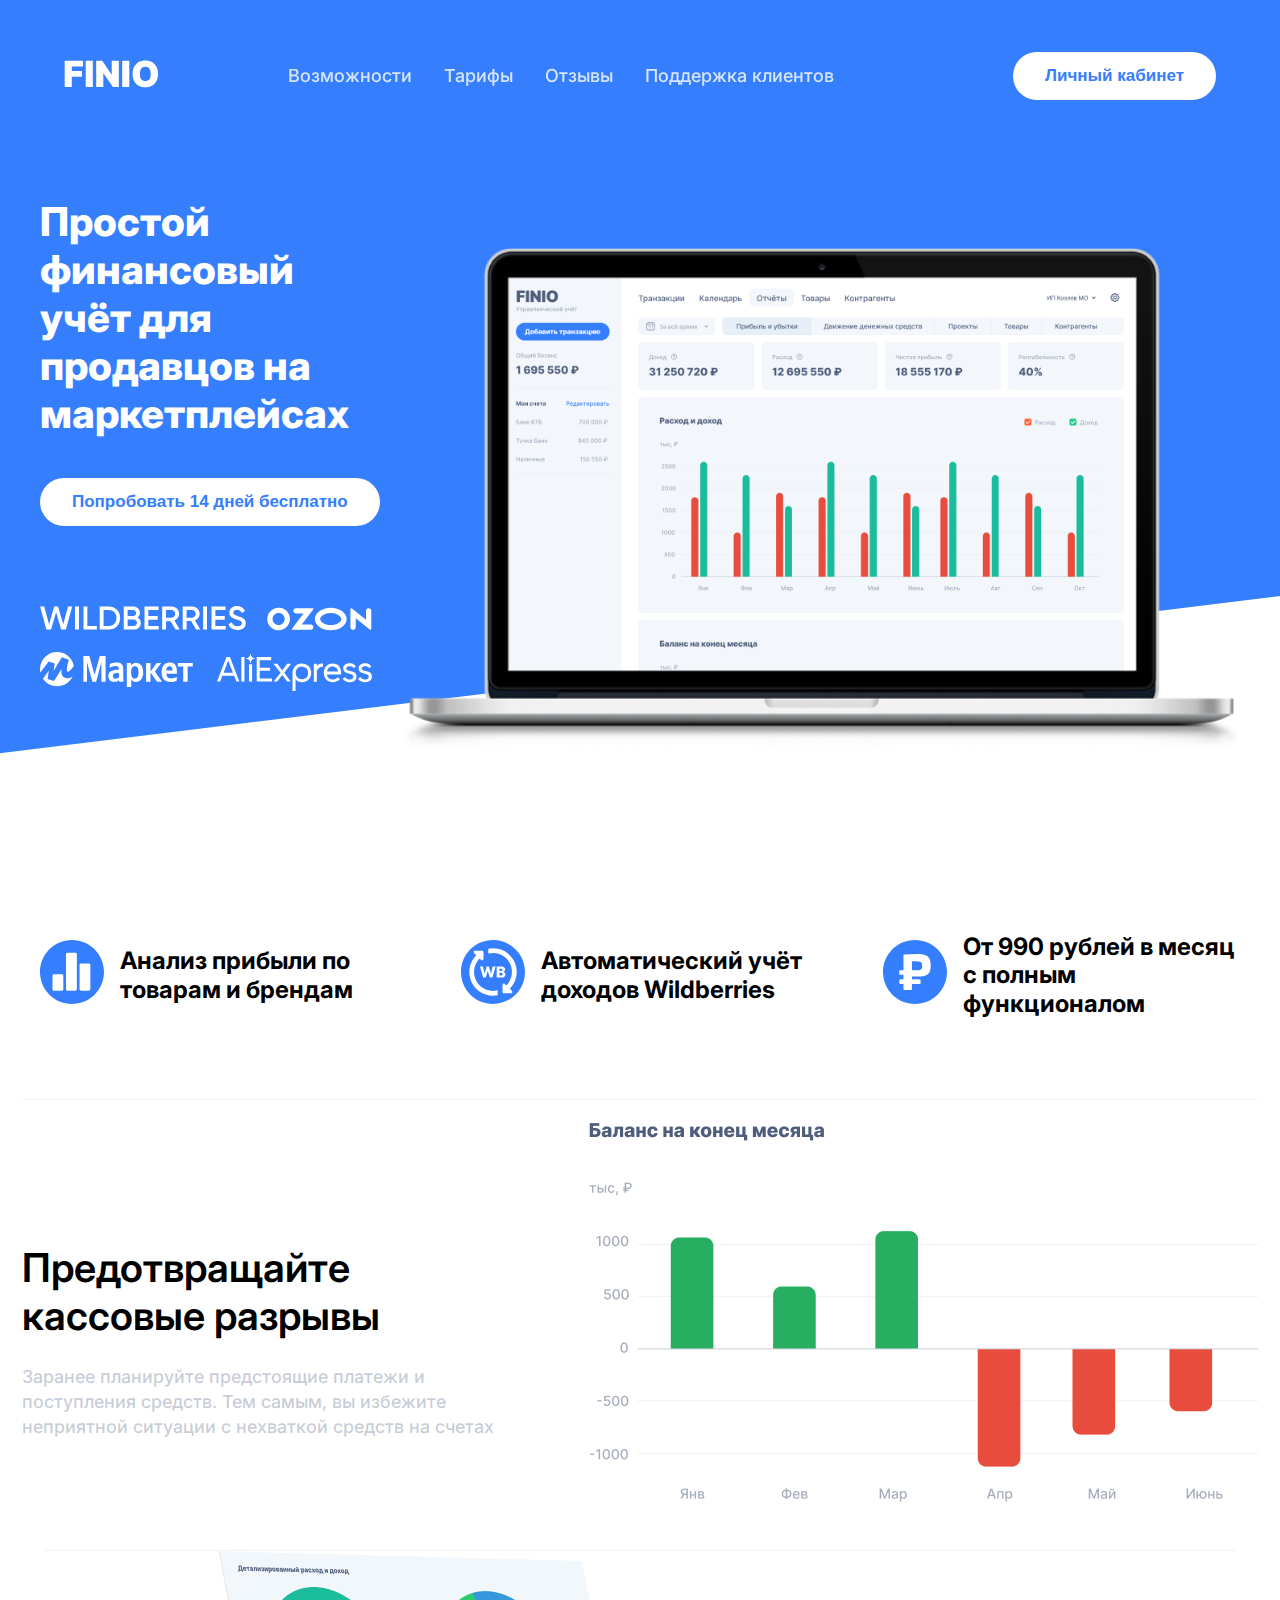
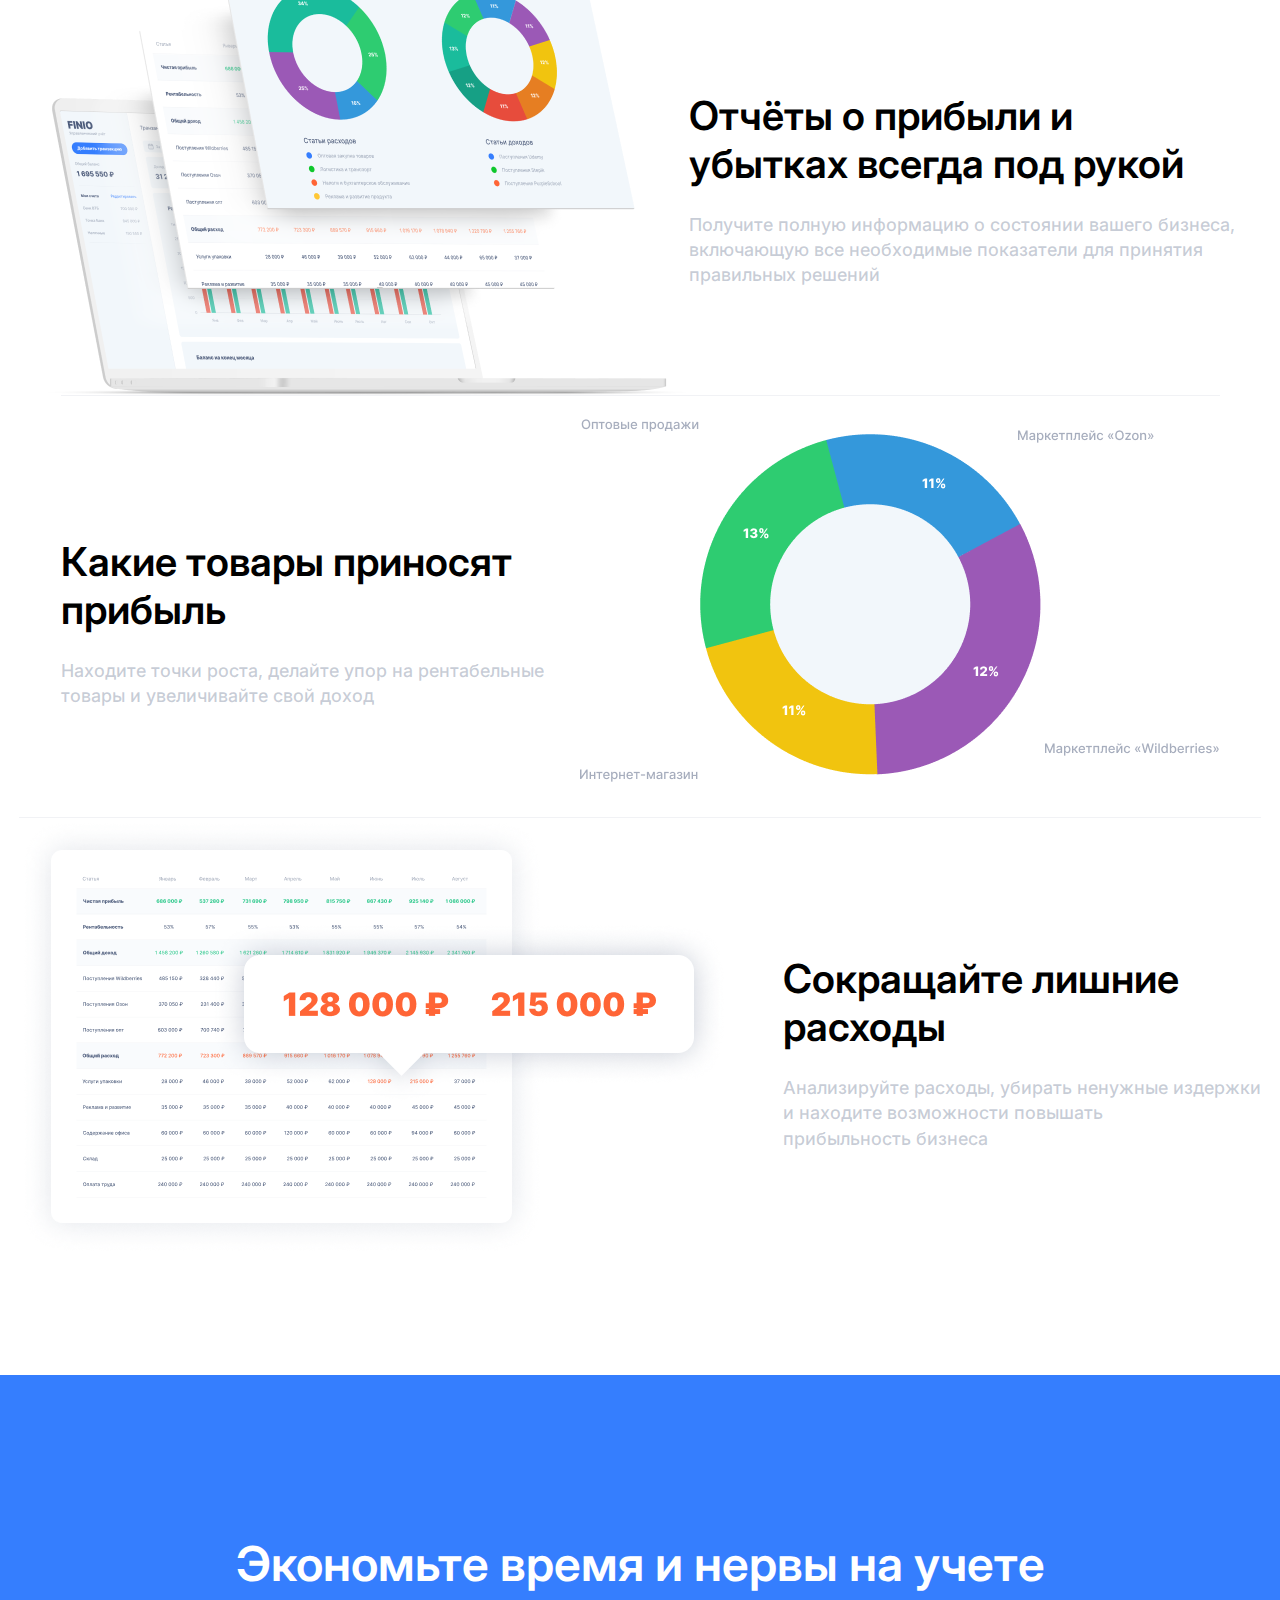
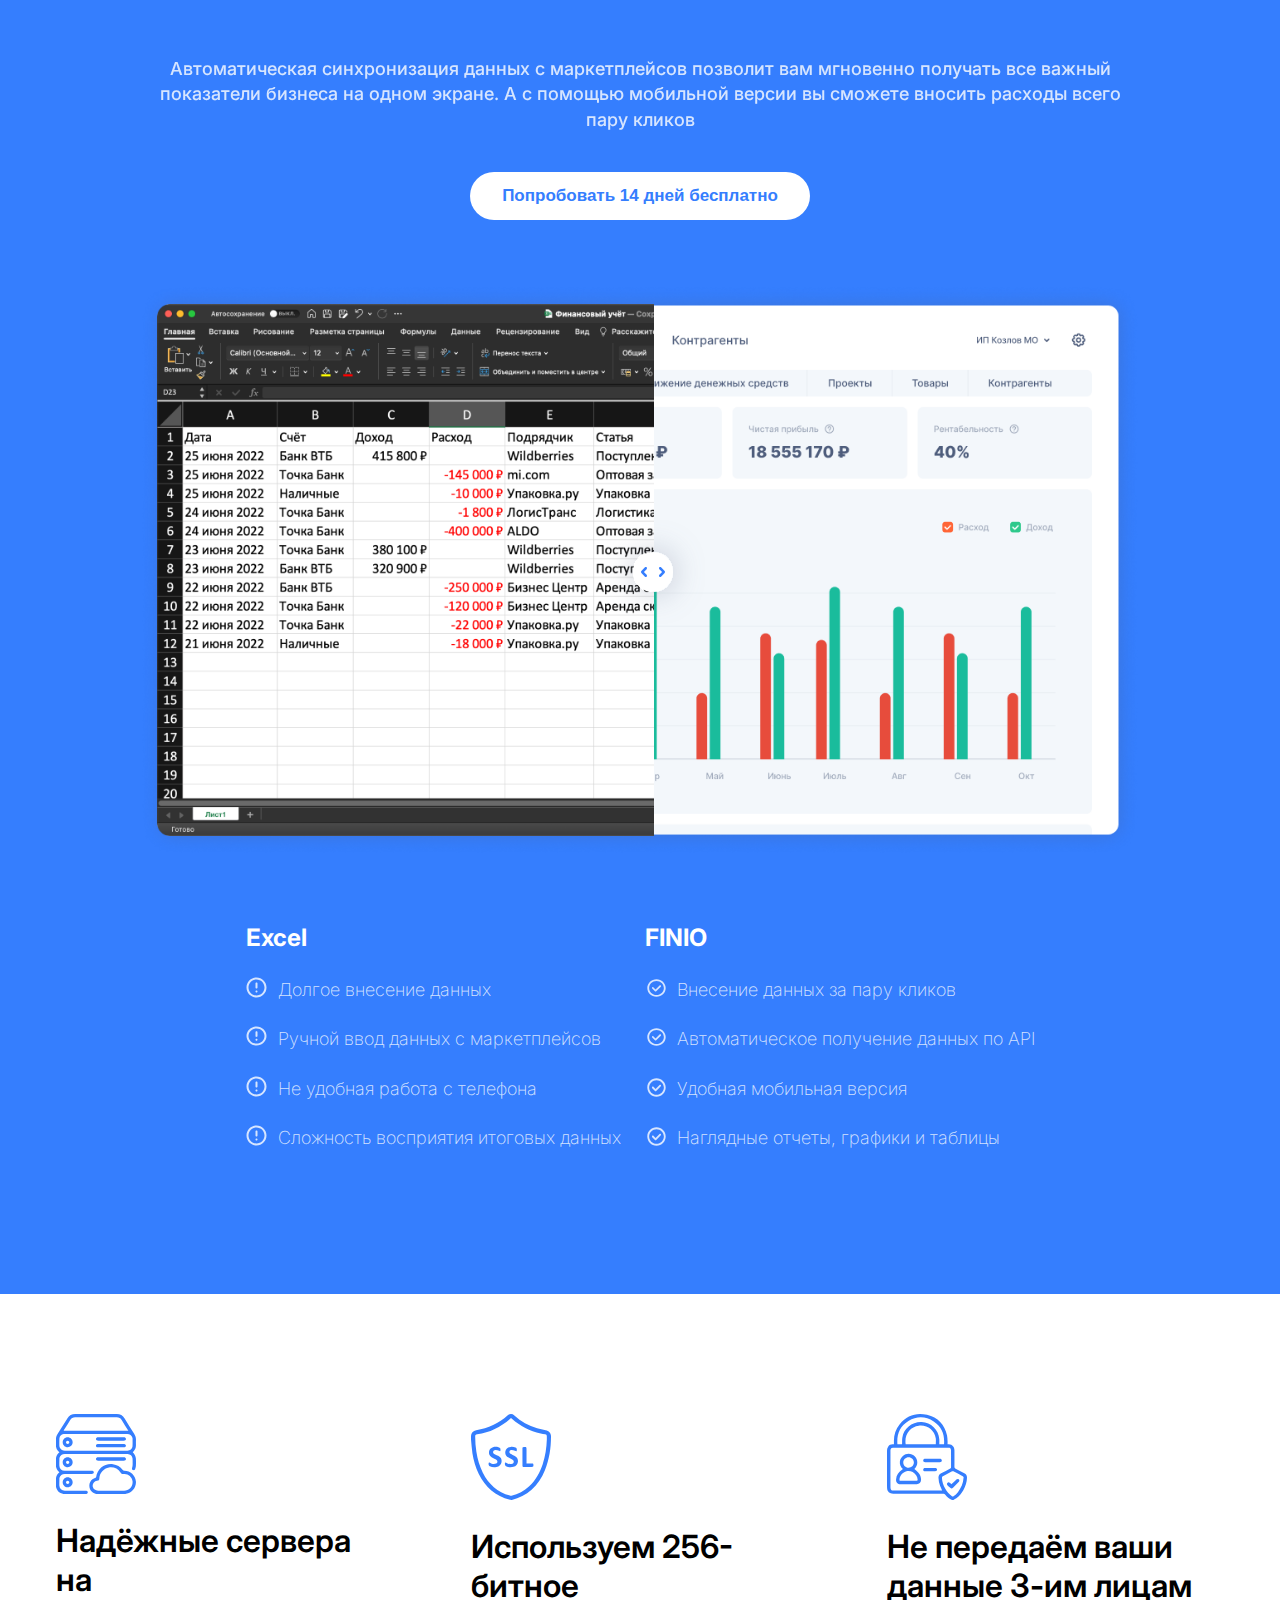
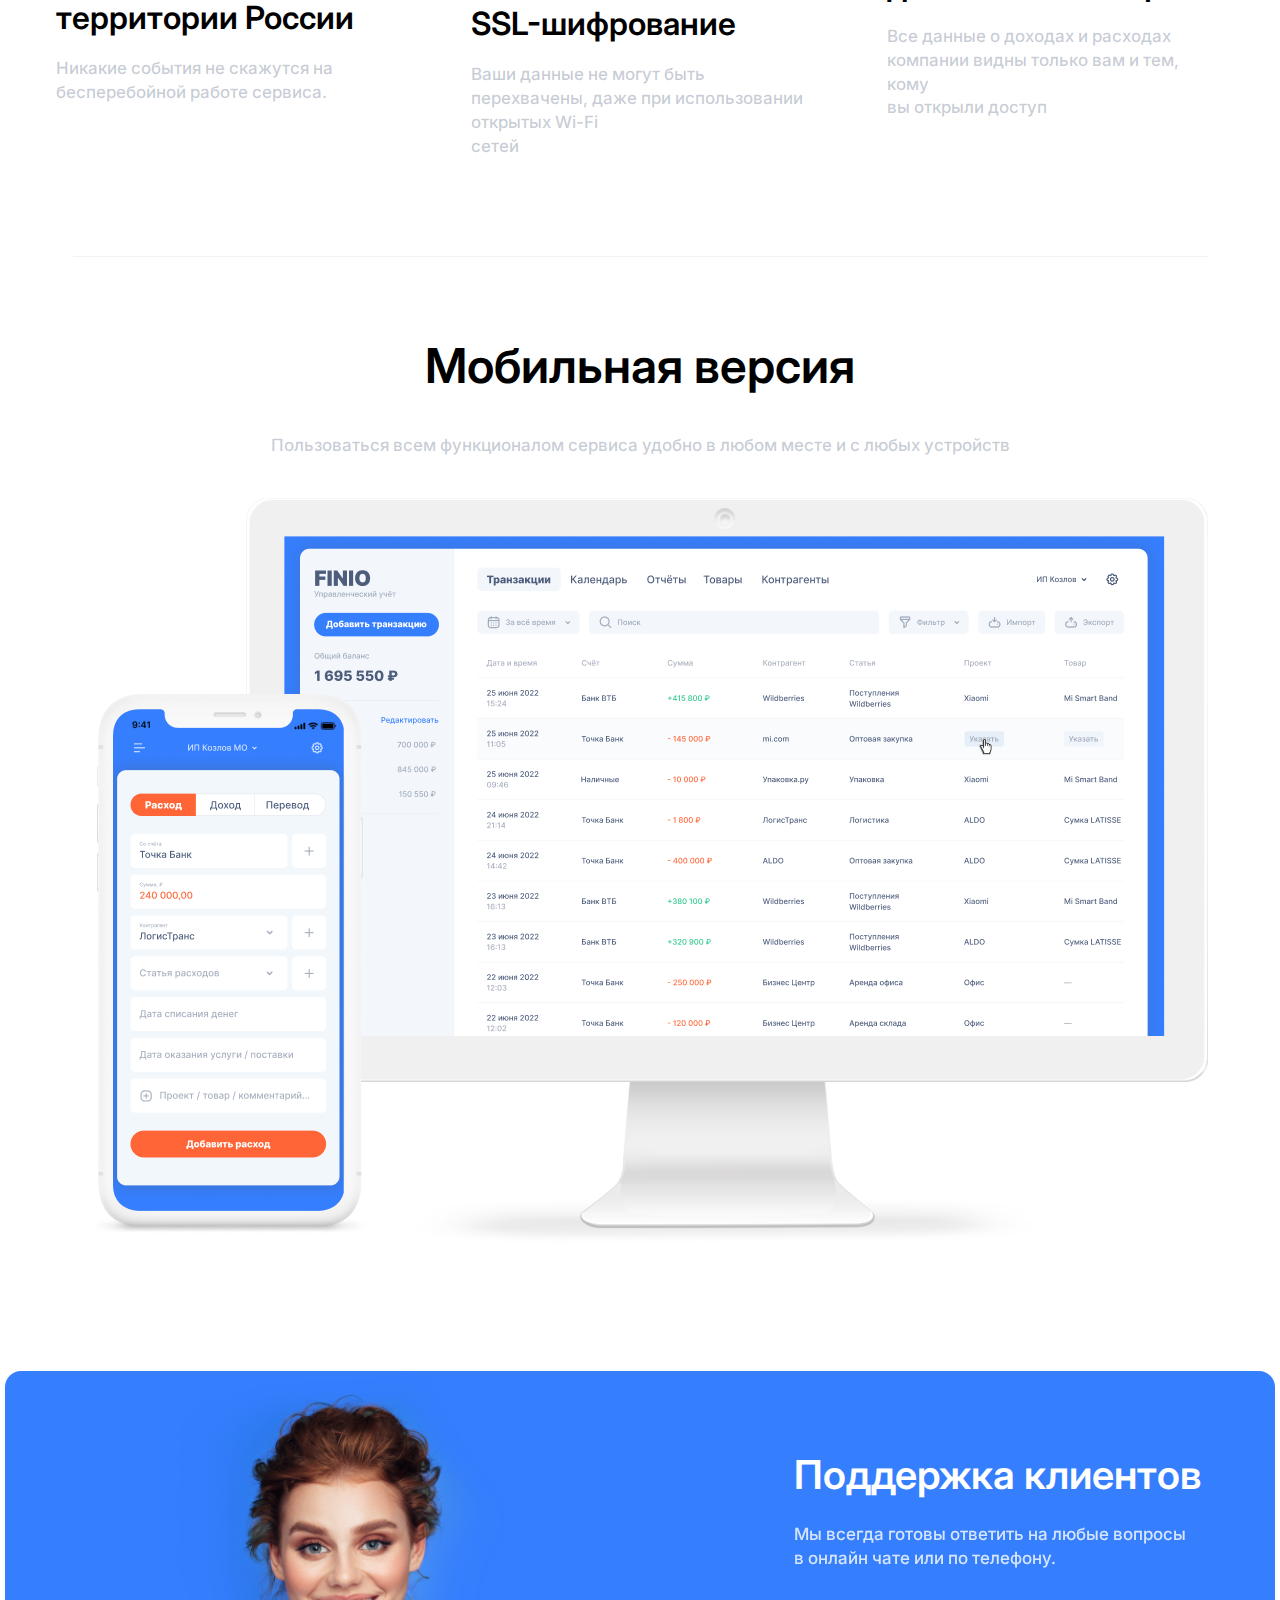
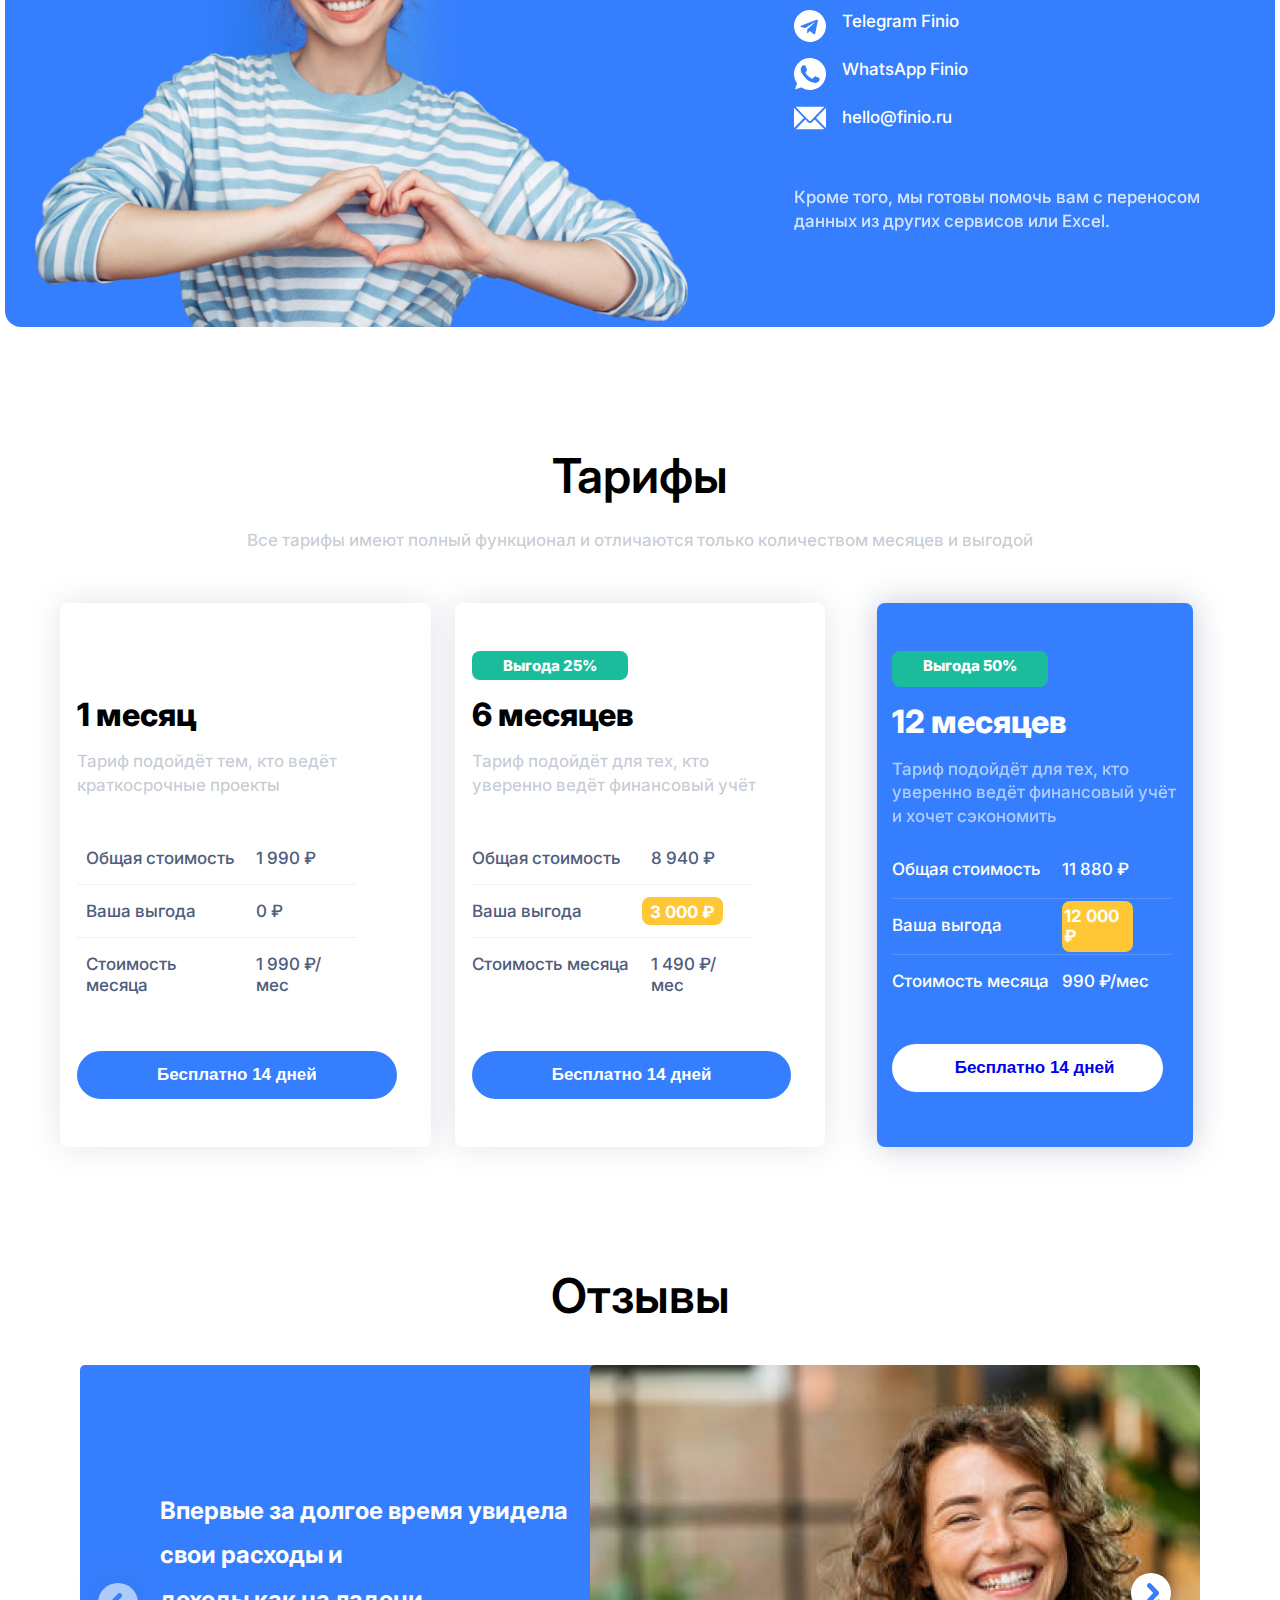
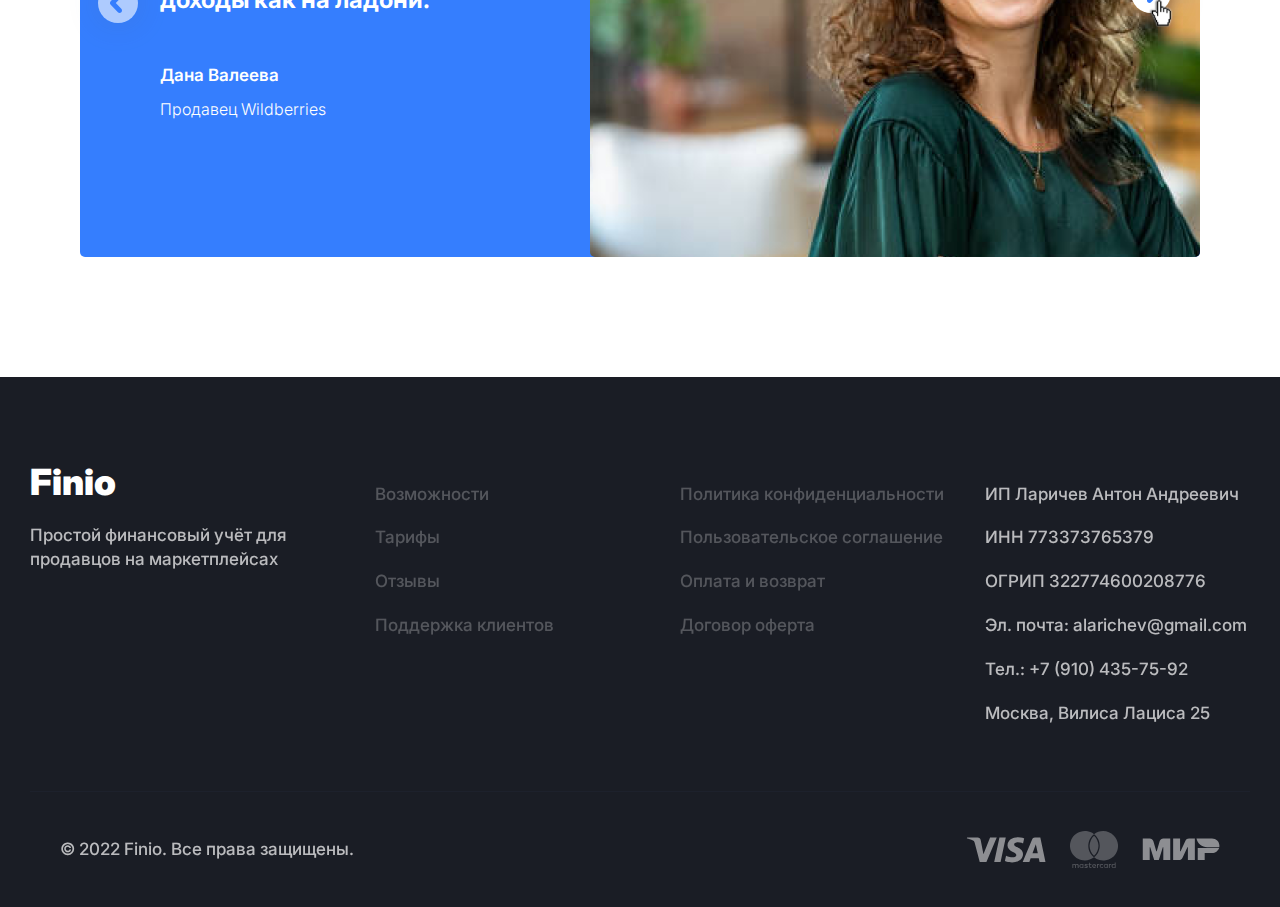
<file: 3 - Finio/index.html>
<!DOCTYPE html>
<html lang="en">
<head>
    <meta charset="UTF-8">
    <meta name="viewport" content="width=device-width, initial-scale=1.0">
    <link rel="preconnect" href="https://fonts.googleapis.com">
    <link rel="preconnect" href="https://fonts.gstatic.com" crossorigin>
    <link href="https://fonts.googleapis.com/css2?family=Inter:slnt,wght@-10..0,100..900&display=swap" rel="stylesheet">
    <link rel="stylesheet" href="./page.css">
    <link rel="stylesheet" href="./components.css">
    <link rel="stylesheet" href="./footer.css">
    <link rel="stylesheet" href="./global.css">
    <link rel="stylesheet" href="./header.css">
    <title>Finio</title>
</head>
<body>
   

        <header class="header">
            <div class="header__wrapper">
                <a href="#"><img class="header__logo" src="./images/finio logo.svg" alt="Логотип Finio" /></a>
                <nav>
                    <ul class="menu">
                        <li class="menu__item menu__item_active"><a href="#">Возможности</a></li>
                        <li class="menu__item"><a href="#">Тарифы</a></li>
                        <li class="menu__item"><a href="#">Отзывы</a></li>
                        <li class="menu__item"><a href="#">Поддержка клиентов</a></li>
                    </ul>
                </nav>
                <a class="header__login" href="#" aria-label="Вход в личный кабинет">
                </a>
                <button class="header__login-button">
                    Личный кабинет
                </button>
                <button class="header__mobile-menu-button">
                    <img src="./images/mobile menu.svg" alt="Мобильное меню" />
                </button>
            </div>
        </header>
<section class="section section_blue-hero">
    <div class="hero">
        <div class="hero__left">
            <h1 class="hero__h1"> Простой финансовый <br> учёт для продавцов на <br> маркетплейсах
            </h1>
            <div class="hero__cta">
                <button class="button button_primary">Попробовать 14 дней бесплатно</button>
            </div>
       
            <div class="hero__logos">
                <img src="./images/componies logos.svg" alt="лого партнерских компаний">
            </div>
    </div>
    <div class="hero__right_img">
        <img class="hero__right" src="./images/imgstat.png" alt="изображение статистики в Finio">
        <!-- <img class="hero__right-rotated" src="./images/white background rotated.png" alt="белый фон наискосок"> -->
    </div>
    </div>
</section>

<section class="section section_white">
    <div class="section__wrapper menu-wrapper ">
 <div class="card menu-wrapper__menu ">
    <div><img src="./images/stat icon.svg" alt="иконка статистики"></div>
    <div>Анализ прибыли по <br>товарам и брендам</div>
 </div>
<div class="card menu-wrapper__menu">
    <div><img src="./images/WB icon.svg" alt="иконка ротации WB"></div>
    <div>Автоматический учёт <br> доходов Wildberries</div>
</div>
<div class="card menu-wrapper__menu">
    <div><img src="./images/Ruble icon.svg" alt="иконка цифрового рубля"></div>
    <div>От 990 рублей в месяц <br> с полным функционалом</div>
</div>
</div>
</section>

<section class="section section_white">
    <div class="section_white__wrapper">
        <div class="section-info">
            <h2 class="section-info__h2">Предотвращайте <br>кассовые разрывы</h2>
            <p class="section-info__text">
                Заранее планируйте предстоящие платежи и <br>поступления средств. Тем самым, вы избежите<br> неприятной ситуации с нехваткой
                средств на счетах
            </p>
        </div>
        <div class="section-info__img">
            <img class="section-info__img" src="./images/balance.png" alt="статистика баланса на конец года в Finio" />
        </div>
    </div>
</section>

<section class="section section_white">
    <div class="section_white__wrapper-reverse1">
    <div class="section-info">
        <h2 class="section-info__h2">Отчёты о прибыли и <br> убытках всегда под рукой</h2>
        <p class="section-info__text">
        Получите полную информацию о состоянии вашего бизнеса, <br>
         включающую все необходимые показатели для принятия <br> правильных
        решений
        </p>
    </div>
    <div class="section-info__img-reverse">
        <img class="section-info__img-reverse" src="./images/report 1.png" alt="статистика баланса на конец года в Finio" />
    </div>
    </div>
</section>



<section class="section section_white">
    <div class="section_white__wrapper">
        <div class="section-info">
            <h2 class="section-info__h2">Какие товары приносят <br>прибыль</h2>
            <p class="section-info__text">
                Находите точки роста, делайте упор на рентабельные<br> товары и увеличивайте свой доход
            </p>
        </div>
        <div class="section-info__img">
            <img class="section-info__img" src="./images/income img.png" alt="статистика баланса на конец года в Finio" />
        </div>
    </div>
</section>


<section class="section section_white">
    <div class="section_white__wrapper-reverse2">
        <div class="section-info">
            <h2 class="section-info__h2">Сокращайте лишние <br>расходы</h2>
            <p class="section-info__text">
                Анализируйте расходы, убирать ненужные издержки<br> и находите возможности повышать <br>прибыльность бизнеса
            </p>
        </div>
        <div class="section-info__img-reverse">
            <img class="section-info__img-reverse" src="./images/graph_3.png" alt="статистика баланса на конец года в Finio" />
            <!-- <img  class="ontop_img" src="./images/zoomed price.svg" alt="увеличенные цены" /> -->
        </div>
        
    </div>
</section>

<section class="section section_blue">
    <div class="section__wrapper compare-info">
<div class="compare-info__top" >
    <h2 class="compare-info__h2">Экономьте время и нервы на учете</h2>
    <p class="compare-info__text">Автоматическая синхронизация данных с маркетплейсов позволит вам мгновенно получать все важный показатели бизнеса на
    одном экране. А с помощью мобильной версии вы сможете вносить расходы всего пару кликов</p>
    <div class="compare-info__cta">
        <button class="button_primary-compare">Попробовать 14 дней бесплатно</button>
    </div>
</div>
    
<div class="compare-info_illustration">
    <img class="compare-info_illustration__item-bottom" src="./images/Отчёт превью.png" alt="изображение превью отчетов в Finio">
    <img class="compare-info_illustration__item-top" src="./images/excel img.png" alt="изображение таблицы Excel на экане">
    <img  class="compare-info_illustration__item-icon" src="./images/switch icon.svg" alt="иконка переключателя">
</div>

<div class="compare-info_list">
<div class="compare-info_list_excel">
    <div class="compare-info_list excel__name">Excel</div>
<ul class="excel-list">
    <li class="excel-list__item">Долгое внесение данных</li>
    <li class="excel-list__item">Ручной ввод данных с маркетплейсов</li>
    <li class="excel-list__item">Не удобная работа с телефона</li>
    <li class="excel-list__item">Сложность восприятия итоговых данных</li>
</ul>
</div>
<div class="compare-info_list_finio">
    <div class="compare-info_list finio__name">FINIO</div>
<ul class="finio-list">
    <li class="finio-list__item">Внесение данных за пару кликов</li>
    <li class="finio-list__item">Автоматическое получение данных по API</li>
    <li class="finio-list__item">Удобная мобильная версия</li>
    <li class="finio-list__item">Наглядные отчеты, графики и таблицы</li>
</ul>
</div>
</div>
</div>
</section>
    
<section class="section section_white">
    <div class="section__wrapper security-wrapper">
    <div class="security-wrapper__info">
        <img src="./images/servers icon.svg" alt="иконка серверов">
        <div class="security-info_headline">Надёжные сервера на <br> территории России</div>
        <p class="paragraph_descr">Никакие события не скажутся на<br> бесперебойной работе сервиса.</p>
    </div>
    <div class="security-wrapper__info">
        <div>
        <img src="./images/icon-ssl.svg" alt="иконка ssl"></div>
        <div class="security-info_headline">Используем 256-битное <br> SSL-шифрование</div>
        <p class="paragraph_descr">Ваши данные не могут быть перехвачены, даже при использовании открытых Wi-Fi <br>сетей</p>
    </div>
    <div class="security-wrapper__info">
        <img src="./images/security icon.svg" alt="иконка security">
        <div class="security-info_headline">Не передаём ваши <br> данные 3-им лицам</div>
        <p class="paragraph_descr">Все данные о доходах и расходах <br> компании видны только вам и тем, кому <br> вы открыли доступ</p>
    </div>
    </div>
</section>

<section class="section section_white">
    <div class="section-mobile__wrapper">
        <h2 class="section-mobile__headline">Мобильная версия</h2>
        <p class="section-mobile__text">Пользоваться всем функционалом сервиса удобно в любом месте и с любых устройств</p>
        <div class="mobile-illustration"><img class="section-mobile__img" src="./images/mobile version img.png" 
        alt="изображение мобильной и компьюторной версии finio"></div>
        <img class="section-mobile__img-cut" src="./images/mobile version cut.png" alt="изображение мобильной и компьюторной версии finio обрезанная">
    </div>
</section>

<section class="section_white">
<div class="section-suport suport__wrapper">
<div> <img class="section-support__img" src="./images/girl img.png" alt="изображение девушки показывающей сердце"></div>
<div class="support-content">
<div class="support__info">
    <div class="section-support__title">Поддержка клиентов</div>
   <p class="section-support__text">Мы всегда готовы ответить на любые вопросы <br> в онлайн чате или по телефону.</p>
</div>
   <div class="social-icons">
        <div class="social-icons__icon">
            <img src="./images/telegram icon.svg" alt="иконка Telegram">
            <a href="#">Telegram Finio</a>
        </div>
        <div class="social-icons__icon">
            <img src="./images/whatsapp icon.svg" alt="иконка WhatsApp">
            <a href="#">WhatsApp Finio</a>
        </div>
        <div class="social-icons__icon">
            <img src="./images/email icon.svg" alt="иконка email">
            <a href="#">hello@finio.ru</a>
        </div>
    </div>
    <p class="section-support__text">Кроме того, мы готовы помочь вам с переносом <br> данных из других сервисов или Excel.</p>
</div>
</div>
</section>

<section class="section-tariff">
<div class="section-tariff__wrapper">
    <div class="section-tariff__info">
        <div class="section-tariff__title">Тарифы</div>
        <p class="section-tariff__text">Все тарифы имеют полный функционал и отличаются только количеством месяцев и выгодой</p></div>
    </div>
<div class="tariff-card__wrapper">
    <div class="tariff-card_simple">
        <div class="tariff-card__main">
            <div class="tariff-card__month">1 месяц</div>
            <p class="tariff-card__description">Тариф подойдёт тем, кто ведёт <br> краткосрочные проекты</p>
        </div>
        <div class="tariff-card__body">
        <div class="body__item border-grey__bottom">Общая стоимость</div> <span class="body__item border-grey__bottom">1 990 ₽</span>
        <div class="body__item">Ваша выгода</div> <span class="body__item ">0 ₽</span>
        <div class="body__item border-grey__top">Стоимость месяца</div> <span class="body__item border-grey__top">1 990 ₽/мес</span>
        </div>
        <div class="tariff-card__footer">
        <button class="button_secondary"><a href="">Бесплатно 14 дней</a></button>
        </div>
    </div>

    <div class="tariff-card">
        <div class="tariff-card__main">
            <div class="tariff-card__discount">Выгода 25%</div>
            <div class="tariff-card__month">6 месяцев</div>
            <div><p class="tariff-card__description">Тариф подойдёт для тех, кто <br> уверенно ведёт финансовый учёт</p></div>
        </div>
        <div class="tariff-card__body">
            <div class="body__item_text border-grey__bottom">Общая стоимость </div><span class="body__item border-grey__bottom">8 940 ₽</span>
            <div class="body__item_text">Ваша выгода</div><span class="body__item_yellow">3 000 ₽</span>
            <div class="body__item_text border-grey__top">Стоимость месяца</div><span class="body__item border-grey__top">1 490 ₽/мес</span>
        </div>
            <div class="tariff-card__footer">
            <button class="button button_secondary"><a href="">Бесплатно 14 дней</a></button>
            </div>
    </div>

    <div class="tariff-card_blue">
            <div class="tariff-card__main_blue">
                <div class="tariff-card__discount">Выгода 50%</div>
            <div class="tariff-card__month_blue">12 месяцев</div>
               <div> <p class="tariff-card__description_blue">Тариф подойдёт для тех, кто <br>уверенно ведёт финансовый учёт <br> и хочет сэкономить</p>
            </div>
            </div>
            <div class="tariff-card__body_blue">
            <div class="text_blue__item border-white__bottom" >Общая стоимость </div><span class="price_blue__item border-white__bottom">11 880 ₽</span>
            <div class="text_blue__item">Ваша выгода </div><span class="price_yellow ">12 000 ₽</span>
            <div class="text_blue__item border-white__top">Стоимость месяца </div><span class="price_blue__item border-white__top">990 ₽/мес</>
            </div>
         
            <div class="tariff-card__footer_blue">
            <button class="tariff-card__button_blue"><a href="#">Бесплатно 14 дней</a></button>
            </div>
            </div>
    </div>        
</div>
</div>
    

</section>

<section class="section-review ">
    <div class="section-review__title">Отзывы</div>
<div class="review__wrapper">
    <div class="review-text">
    <div class="review-text__comment" >
        Впервые за долгое время увидела <br> свои расходы и <br> доходы как на ладони.
    </div>
    <div class="review-text__name">Дана Валеева
        <p class="review-text__desc">Продавец Wildberries</p>
    </div>
    </div>
    <div class="review-picture">
        <img class="review-picture__img1" src="./images/smiling girl img.png" alt="улыбающаяся кудрявая девушка ">
        <img class="review-picture__img2" src="./images/switch 2 icon.svg" alt="иконка переключателя в лево">
        <img class="review-picture__img3" src="./images/switch with cursor.svg" alt="иконка переключателя в право с курсором в виде руки">
        <img class="review-picture__img4" src="./images/dots.svg" alt="иконка точек перелистывания">
    </div>
</div>
</section>
<footer class="footer">
    <div class="footer__wrapper">
    <div class="footer-description">
        <div class="footer-description__logo">Finio</div>
        <p class="footer-description__info">Простой финансовый учёт для <br> продавцов на маркетплейсах</p>
    </div>
    <div class="footer__menu-header">
    <nav>
        <ul class="menu-small">
            <li class="menu-small__item"><a href="#">Возможности</a></li>
            <li class="menu-small__item"><a href="#">Тарифы</a></li>
            <li class="menu-small__item"><a href="#">Отзывы</a></li>
            <li class="menu-small__item"><a href="#">Поддержка клиентов</a></li>
        </ul>
    </nav>
    </div>
    <div class="footer__menu-header">
        <nav>
            <ul class="menu-small">
                <li class="menu-small__item"><a href="#">Политика конфиденциальности</a></li>
                <li class="menu-small__item"><a href="#">Пользовательское соглашение</a></li>
                <li class="menu-small__item"><a href="#">Оплата и возврат</a></li>
                <li class="menu-small__item"><a href="#">Договор оферта</a></li>
            </ul>
        </nav>
    </div>
    <div class="footer__menu-header">
        <nav>
            <ul class="menu-small">
                <li class="menu-small__item1"><a href="#">ИП Ларичев Антон Андреевич</a></li>
                <li class="menu-small__item1"><a href="#">ИНН 773373765379</a></li>
                <li class="menu-small__item1"><a href="#">ОГРИП 322774600208776</a></li>
                <li class="menu-small__item1"><a href="#">Эл. почта: alarichev@gmail.com</a></li>
                <li class="menu-small__item1"><a href="#">Тел.: +7 (910) 435-75-92</a></li>
                <li class="menu-small__item1"><a href="#">Москва, Вилиса Лациса 25</a></li>
            </ul>
        </nav>
    </div>
    </div>
    <div class="footer__bottom">
        <div class="footer__copywrite">
            &#169; 2022 Finio. Все права защищены.
        </div>
        <div class="footer__payment">
            <img src="./images/visa icon.svg" alt="Visa иконка">
            <img src="./images/MasterCard icon.svg" alt="masterCard иконка">
            <img src="./images/Mir card icon.svg" alt="Мир card иконка">
        </div>
    </div>
</footer>
</body>
</html>
</file>
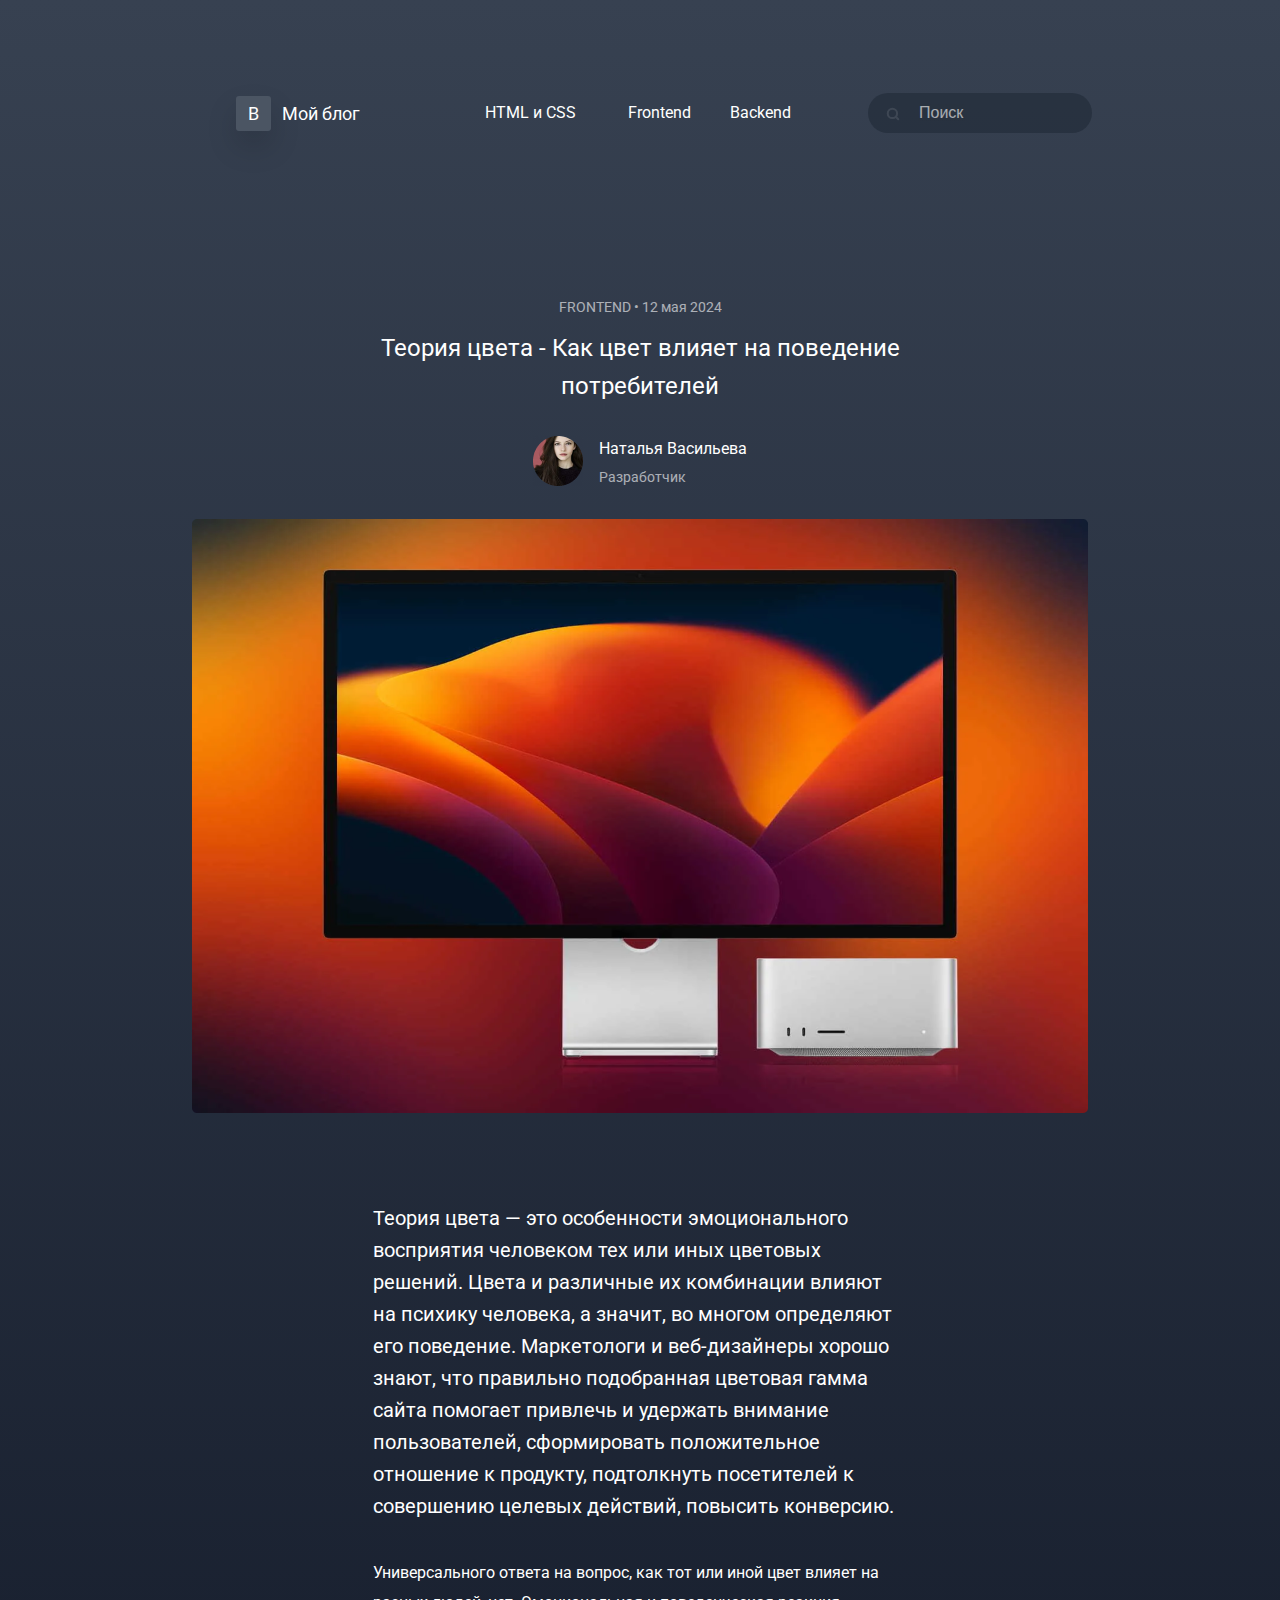
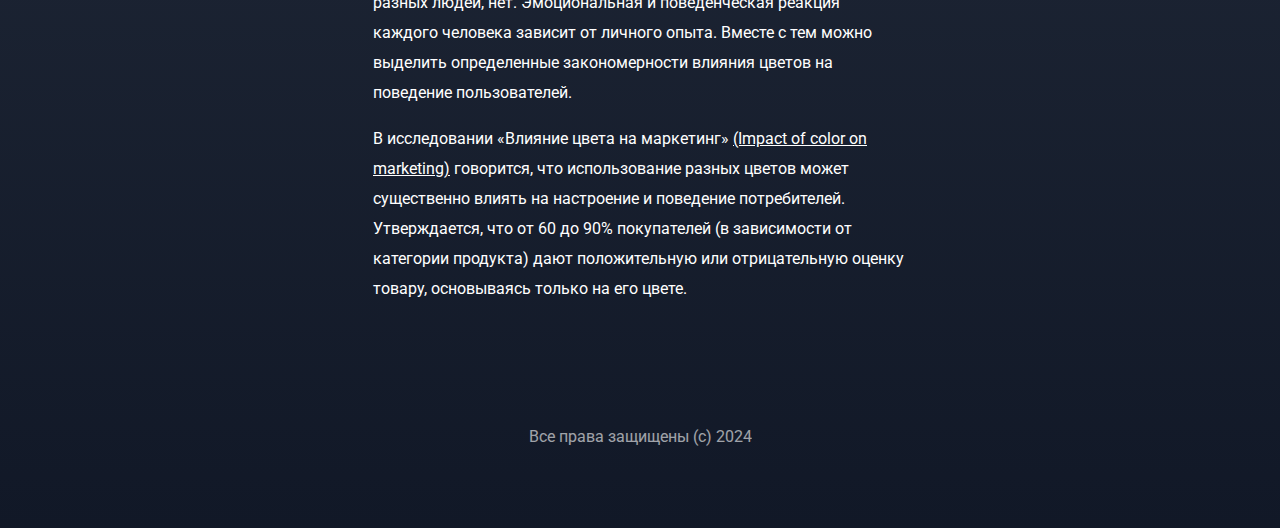
<file: 1-Blog/indexblog.html>
<!DOCTYPE html>
<html lang="en">
<head>
    <meta charset="UTF-8">
    <meta name="viewport" content="width=device-width, initial-scale=1.0">
    <title>Document</title>
    <link rel="stylesheet" href="./style blog/style.css">
    <link rel="preconnect" href="https://fonts.googleapis.com">
    <link rel="preconnect" href="https://fonts.gstatic.com" crossorigin>
    <link href="https://fonts.googleapis.com/css2?family=Roboto:ital@0;1&display=swap" rel="stylesheet">
</head>
<body>
    <header>
        <div class="blog">
        <p class="blogIcon">В</p>
        <a href="#" class="bloglink" >Мой блог</a>
        </div>
        <nav>
            <ul> 
                <li><a href="#">HTML и CSS</a></li>
                <li><a href="#">Frontend</a></li>
                <li><a href="#">Backend</a></li>
            </ul>
        </nav>
            <form  class="form" action="#">
               <label for="search"><img src="./search.svg" alt="иконка поиска"></label>
                <input class="inputText" type="search" maxlength="30" name="search" id="search"  placeholder="Поиск">
            </form>
        </header>
        <main>
        <div class="heroText">
    <p class="info">FRONTEND &bull; 12 мая 2024</p>
    <h1>Теория цвета - Как цвет влияет на поведение <br> потребителей</h1>
    </div>
    <section class="sectionProfile">
        <div>
        <img src="./imagesblog/profilephoto.png" alt="фотография лица девушки в анфас" />
        </div>
        <div class="personalInfo">
        <h2>Наталья Васильева</h2>
        <p class="userinfo">Разработчик</p></div>
    </section>
    <div class="sectionImg">
        <img src="./imagesblog/Rectangle 181.png" alt="экран компьютера с модемом на оранжевом фоне" /></div>
    <section class="sectionText">
    <p>
        Теория цвета — это особенности эмоционального восприятия человеком тех или иных цветовых решений. Цвета и различные их
        комбинации влияют на психику человека, а значит, во многом определяют его поведение. Маркетологи и веб-дизайнеры хорошо
        знают, что правильно подобранная цветовая гамма сайта помогает привлечь и удержать внимание пользователей, сформировать
        положительное отношение к продукту, подтолкнуть посетителей к совершению целевых действий, повысить конверсию.
    </p>
    <article>
    <p>
         Универсального ответа на вопрос, как тот или иной цвет влияет на разных людей, нет. Эмоциональная и поведенческая
    реакция каждого человека зависит от личного опыта. Вместе с тем можно выделить определенные закономерности влияния
    цветов на поведение пользователей.
    </p>
    <p>
        В исследовании «Влияние цвета на маркетинг» <a href="https://www.researchgate.net/publication/235320162_Impact_of_color_on_marketing" class="researchlink">(Impact of color on
         marketing)</a> говорится, что использование разных цветов
        может существенно влиять на настроение и поведение потребителей. Утверждается, что от 60 до 90% покупателей (в
        зависимости от категории продукта) дают положительную или отрицательную оценку товару, основываясь только на его цвете.
    </p>
    </article>
    </section>
    </main>
    <footer>Все права защищены &#40;&#99;&#41; 2024</footer>
</body>
</html>
</file>
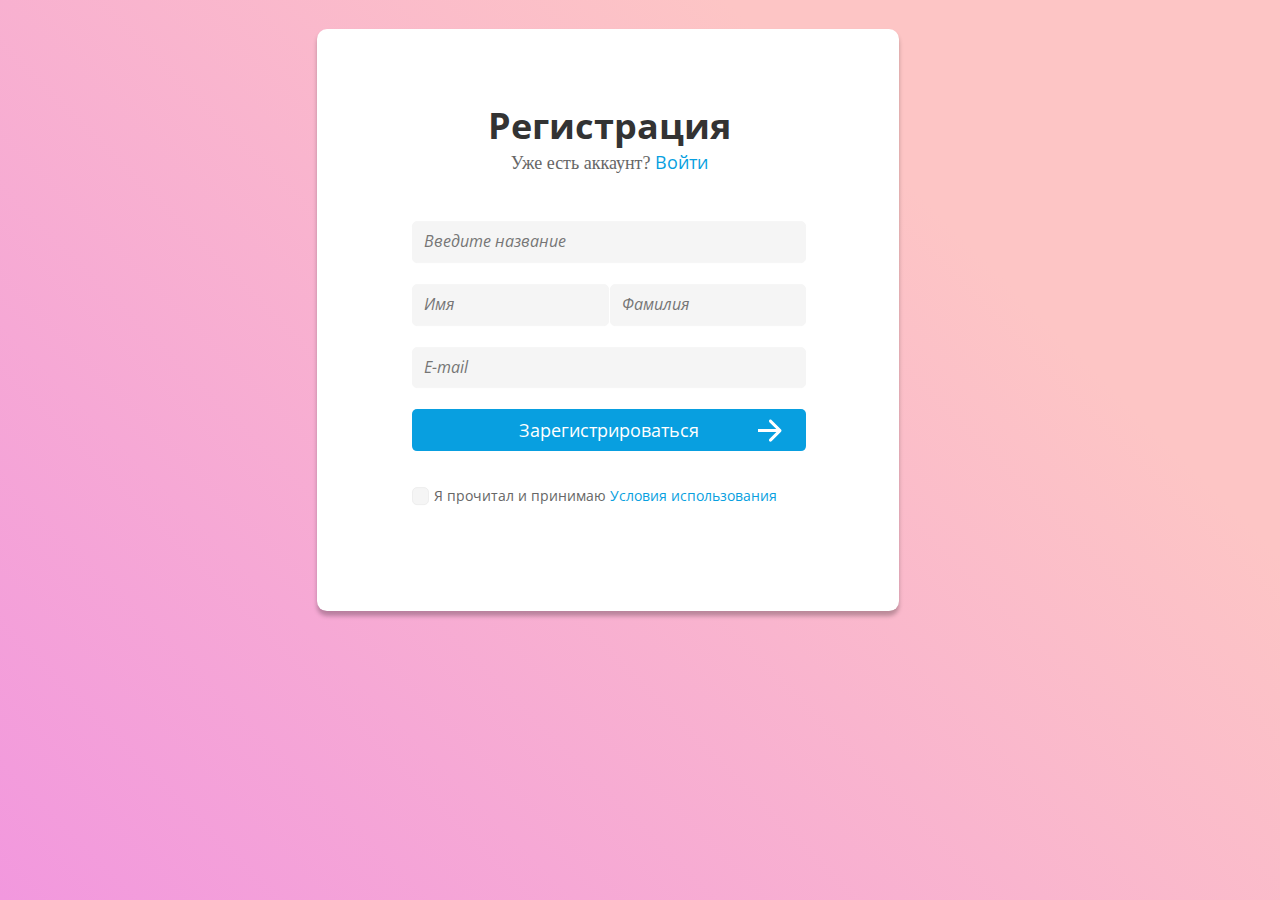
<file: 2-Form/form.html>
<!DOCTYPE html>
<html lang="en">
<head>
    <meta charset="UTF-8">
    <meta name="viewport" content="width=device-width, initial-scale=1.0">
    <title>Document</title>
<link rel="stylesheet" href="./style.css/style.css">
<link rel="preconnect" href="https://fonts.googleapis.com">
<link rel="preconnect" href="https://fonts.gstatic.com" crossorigin>
<link
    href="https://fonts.googleapis.com/css2?family=Open+Sans:ital,wght@0,300..800;1,300..800&family=Roboto:ital@0;1&display=swap"
    rel="stylesheet">
</head>
<body>
<main>
     <div class="popup">
        <form class="form" action="">
            <div class="group">
            <div class="headline">
            <h1 class="title">Регистрация</h1>
            <p class="description">
                Уже есть аккаунт?
                <a href="#">Войти</a>
            </p>
            </div>
            <div class="register">
            <div>
                <input name="text" id="text" placeholder="Введите название" required>
            </div>
            <div class="name">
            <div>
                <input  type="text" name="fname" id="fname" placeholder="Имя" required>
            </div>
            <div>
            <input type="text" name="lname" id="lname" placeholder="Фамилия" required>
            </div>
            </div>
            <div>
            <input type="email" name="email" id="email" placeholder="E-mail" required>
            </div>
            
            <button class="registry">Зарегистрироваться </button>
            <div class="agreement">
                <input type="checkbox" id="agreement" />
                <label for="agreement">
                    <p>Я прочитал и принимаю <a href="#">Условия использования</a></p>
                </label>
            </div>
            </div>
         </div>
         </div>
    </form>
    </div>  
</main>
</body>
</html>
</file>
<file: 3 - Finio/page.css>
/*Hero*/
.hero {
    max-width: var(--layout-wight);
    margin: 0 auto;
    display: flex;
    justify-content: space-between;
    align-items: center;
    padding: 46px 24px;

}

.hero__left {
    display: flex;
    flex-direction: column;
    gap: 40px;
    padding-bottom: 7rem;
}

.hero__right {
    width: calc(100% + 4rem);
}


.hero__h1 {
    margin: 0;
    color: var(--color-text);
    font-weight: 800;
    font-size: 40px;
    line-height: 48px;
}

.hero__cta {
    display: flex;
    gap: 40px;
}

.hero__logos {
    margin-top: 40px;

}

/*Section-info*/
.section {
    display: flex;

}

.section_white__wrapper {
    border-top: 1px solid #4E5D7C14;
    display: flex;
    gap: 35px;
    align-items: center;
    margin: 0 auto;
}

.section-info__h2 {
    font-weight: 600;
    font-size: 40px;
    line-height: 48px;
    margin-bottom: 24px;
}

.section-info__text {
    font-weight: 500;
    font-size: 18px;
    line-height: 25.2px;
    color: var(--color-text-light);
    margin: 0 auto;
}


.section_white__wrapper-reverse1 {
    display: flex;
    margin: 0 auto;
    border-top: 1px solid #4E5D7C14 !important;
    flex-direction: row-reverse;
    align-items: center;

}

.section_white__wrapper-reverse2 {
    display: flex;
    border-top: 1px solid #4E5D7C14 !important;
    flex-direction: row-reverse;
    gap: 57px;
    align-items: center;
    margin: 0 auto;

}

.section-info__img-reverse {
    display: block;
    /* padding: 0px 30px; */
    position: relative;
}

.ontop_img {
    display: block;
    position: absolute;
    left: 38%;
    top: 24%;
}

@media (max-width: 1200px) {
    .section_white__wrapper {
        flex-direction: column-reverse;
        padding: 30px 0;
    }

    .section-info__img {
        width: 80%;
    }

    .section_white__wrapper-reverse1,
    .section_white__wrapper-reverse2 {
        flex-direction: column-reverse;
        gap: 20px;
    }
}

@media (max-width: 940px) {
    .section_white__wrapper {
        flex-direction: column-reverse;
        padding: 48px 0;
    }

    .section-info__img-reverse,
    .section-info__img {
        width: min(90%, 940px);
    }

    .ontop_img {
        width: min(60%, 940px);
        top: 32%;
        left: 47%;
    }

    .section_white__wrapper-reverse1,
    .section_white__wrapper-reverse2 {
        flex-direction: column-reverse;
        justify-content: center;
        padding: 40px 0;
        gap: 20px;
    }

    .button_primary {
        width: 100%;
    }
}

@media (max-width: 680px) {
    .section_white__wrapper {
        width: 100%;
        flex-direction: column-reverse;
        justify-content: center;
    }

    .section_white__wrapper-reverse1,
    .section_white__wrapper-reverse2 {
        flex-direction: column-reverse;
        padding: 48px 0;
        width: 100%;
        justify-content: center;
    }
}

@media (max-width: 480px) {
    .section_white__wrapper {
        flex-direction: column-reverse;
        width: 100%;
        justify-content: center;
    }

    .section_white__wrapper-reverse1,
    .section_white__wrapper-reverse2 {
        flex-direction: column-reverse;
        padding: 48px 0;
        justify-content: center;
    }
}

/*Compration*/

.compare-info {

    width: 1000px;
    margin-bottom: 120px;
}

.compare-info__top {

    text-align: center;
    align-content: center;
}

.compare-info__h2 {
    padding: 120px 0 24px 0;
    color: var(--color-text);
    font-weight: 600;
    font-size: 48px;
    line-height: 57.6px;
}

.compare-info__text {
    margin: 0 auto;
    color: var(--color-text);
    opacity: 80%;
    font-weight: 500;
    font-size: 18px;
    line-height: 25.2px;
}

.compare-info__cta {
    margin-top: 40px;
    align-content: center;
}

.button_primary-compare {
    background: var(--color-text);
    border: none;
    font-size: 17px;
    border-radius: var(--border-34);
    cursor: pointer;
    display: inline-block;
    text-align: center;
    color: var(--color-bg);
    padding: 12px 32px;
    font-weight: 800;
    font-size: 17px;
    line-height: 23.8px;
}

.compare-info_list {
    display: flex;
    justify-content: center;
    gap: 24px;

}

.compare-info_list_excel,
.compare-info_list_finio {
    margin-top: 64px;

}

.excel__name,
.finio__name {
    margin: 0 auto;
    display: block;
    color: var(--color-text);
    font-weight: 700;
    font-size: 24px;
    line-height: 28.8px;

}

.excel-list,
.finio-list {
    margin: 0 auto;
    padding: 0;
    list-style: none;
}

.excel-list__item,
.finio-list__item {
    color: var(--color-text-blury);
    font-weight: 200;
    font-size: 18px;
    line-height: 25.2px;
    align-items: center;
}

.compare-info_illustration {
    position: relative;
    margin-top: 64px;
}

.compare-info_illustration__item-bottom {
    width: 100%;
    position: relative;
}

.compare-info_illustration__item-top {
    position: absolute;
    width: 49.7%;
    right: 48.6%;
    top: 3.5%;
}

.compare-info_illustration__item-icon {
    position: absolute;
    right: 43.5%;
    bottom: 41%;
}

.excel-list__item {
    margin: 24px 0;
    padding-left: 2rem;
    background-image: url(./images/exel\ check\ icon.svg);
    background-position: 0 0;
    background-size: 1.3rem 1.3rem;
    background-repeat: no-repeat;
}

.finio-list__item {
    margin: 24px 0;
    padding-left: 2rem;
    background-image: url(./images/check-circle\ icon.svg);
    background-position: 0 0;
    background-size: 1.4rem 1.4rem;
    background-repeat: no-repeat;
}

@media (max-width: 1200px) {
    .section__wrapper {
        width: 100%;
    }

    .section.section_blue {
        width: 100%;
    }

    .compare-info_illustration {
        width: min(80%, 1200px);
        margin-left: 90px;
    }

    .compare-info_illustration__item-icon {
        position: absolute;
        right: 43%;
        bottom: 41%;
    }
}

@media (max-width: 960px) {
    .section__wrapper {
        flex-direction: column;
        width: max(80%, 940px);
        justify-content: center;
    }

    .compare-info_illustration {
        width: min(80%, 940px);
        margin: 30px auto;
    }

    .compare-info_list {
        flex-direction: column;
    }

    .finio__name,
    .excel__name {
        margin: 20px 0;
    }

    .compare-info_list_excel,
    .compare-info_list_finio {
        margin: 64px 64px 0;
    }

    .compare-info_illustration__item-icon {
        position: absolute;
        right: 42%;
        bottom: 40%;
    }
}
@media (max-width: 840px){
    .compare-info_illustration__item-icon {
            position: absolute;
            right: 40%;
            bottom: 40%;
        }
}

@media (max-width: 680px) {
    .compare-info {
        margin-bottom: 62px;
    }

    .compare-info_illustration {
        width: min(80%, 680px);
        margin: 30px auto;
    }

    .compare-info__h2 {
        padding: 64px 0 24px 24px;
        margin: 0;
        text-align: left;
    }

    .compare-info__text {
        text-align: left;
        padding: 0 24px;
    }

    .compare-info_list {
        flex-direction: column;
    }

    .compare-info_illustration__item-icon {
        position: absolute;
        right: 38.5%;
        bottom: 31%;
    }

    .compare-info_list_excel,
    .compare-info_list_finio {
        margin: 0 64px 0;
    }

    .button_primary-compare {
        width: calc(100% - 6rem);
    }

}

@media (max-width: 480px) {
    .section_blue {
        width: calc(100% + 1rem);
    }

    .section__wrapper {
        width: 100%;
        justify-content: center;
    }

    .compare-info__text {
        text-align: left;
        padding: 0 24px;
    }

    .button_primary-compare {
        width: calc(100% - 4rem);
    }

    .compare-info__h2 {
        margin: 0;
        padding: 64px 0 24px 16px;
        text-align: left;
    }

    .compare-info_illustration {
        width: min(80%, 480px);
        margin: 30px auto;
    }

    .compare-info_list {
        flex-direction: column;
    }

    .compare-info_illustration__item-icon {
        position: absolute;
        right: 35.5%;
        bottom: 31%;
    }

    .compare-info_list_excel,
    .compare-info_list_finio {
        margin: 35px 52px 0;
    }
}

/*Mobile*/
.section-mobile__wrapper {
    border-top: 1px solid #4E5D7C14 !important;
    margin: auto;
    text-align: center;
}

.section-mobile__headline {

    margin-top: 80px;
    color: var(--color-text-secondary);
    font-weight: 600;
    font-size: 48px;
    line-height: 57.6px;
}

.section-mobile__text {
    color: var(--color-text-light);
    font-weight: 500;
    font-size: 17px;
    line-height: 23.8px;
    margin: 0 0 40px;
}

.section-mobile__img-cut {
    display: none;
}

@media (max-width: 1200px) {
    .section-mobile__img {
        width: min(90%, 1200px);
    }
}

@media (max-width: 940px) {
    .section-mobile__img {
        overflow: hidden;
    }

    .section-mobile__headline {
        font-size: 6vmax;
    }

    .section-mobile__wrapper {
        margin: 0 auto;
    }

    .section-mobile__text {
        font-size: 3vmax;
        padding-left: 105px;
        text-align: left;
        line-height: 33.8px;
    }
}

@media (max-width: 680px) {
    .section-mobile__img {
        width: calc(128% + 41vw);
        overflow: hidden;
    }
    .section-mobile__text {
        padding-left: 70px;
        font-size: 4vmax;
    }
    .mobile-illustration{
        overflow: hidden;
    }
        .section-mobile__headline {
            font-size: 8vmax;
        }
}
@media (max-width: 500px) {
    .section-mobile__img {
        
        overflow: hidden;
    }

    .section-mobile__headline {
        font-size: 9vmax;
    }

    .section-mobile__text {
        font-size: 5vmax;
        padding: 0 36px;
    }

}
</file>
<file: 3 - Finio/components.css>
.section {
    background: var(--color-bg);
    
}

.section__wrapper {
    max-width: var(--layout-wight);
  
}
.section_white{
    background-color: var(--color-bg-light);
    align-content: center;
}
.section_blue{
    justify-content: center;
    margin-top: 120px;
}

.menu-wrapper{
    margin: 80px auto  ;
    display: grid;
    grid-template-columns:[start] repeat(3, 1fr) [end];
    gap: 64px;
}
.menu-wrapper__menu {
    display: flex;
    align-items: center;
    gap: 16px;

}

@media (max-width: 1200px){
    .menu-wrapper {
            grid-template-columns: [start] repeat(2, 1fr) [end];
            margin: 63px 71px 0;
        }
}
@media (max-width: 960px) {
    .menu-wrapper {
        grid-template-columns: [start] repeat(1, 1fr) [end];
    margin: 30px 50px;
    }
}

.button_primary {
    background: var(--color-text);
    border: none;
    font-size: 17px;
    border-radius: var(--border-34);
    cursor: pointer;
    display: inline-block;
    text-align: center;
    color: var(--color-bg);
    padding: 12px 32px;
    font-weight: 800;
    font-size: 17px; 
    line-height: 23.8px;
}
/*Card*/
.card{
    font-weight: 700;
    font-size: 24px;
    line-height:28.8px;
    color: var(--color-text-secondary);
}
/*Security*/
.security-wrapper {
    display: grid;
    grid-template-columns: repeat(3, 1fr);
    gap: 78px;
    margin: 0 56px auto;
}

.security-wrapper__info {
    margin: 120px 0 80px;
}

.security-info_headline {
    margin-top: 24px;
    color: var(--color-text-secondary);
    font-weight: 600;
    font-size: 32px;
    line-height: 38.4px;
}

.paragraph_descr {
    margin-top: 20px;
    color: var(--color-text-light);
    font-weight: 500;
    font-size: 17px;
    line-height: 23.8px;
}
@media (max-width: 880px){
.security-wrapper {
    grid-template-columns: repeat(2, 1fr);
}
}
@media (max-width: 767px) {
    .security-wrapper {
        grid-template-columns: 1fr;
        gap: 30px;
        margin-top: 44px;
    }

    .security-wrapper__info {
        margin: 20px;
    }
}

@media (max-width: 680px){
.security-wrapper{
    grid-template-columns: 1fr;
    gap: 30px;
    margin-top: 44px;
}
.security-wrapper__info{
    margin: 20px;
}
}
/*client suport*/
.suport__wrapper{
    display: flex;
    gap: 74px;
    /* justify-content:flex-end; */
    width: 1270px;
    background-color: var(--color-bg) ;
    border-radius: var(--border-16);
}
.section-suport{
margin: 120px auto;

}
.support-content{
    display: flex;
    flex-direction: column;
    gap: 40px;
    padding: 80px 62px ; 
     
}
.social-icons__icon{
    display: flex;
    gap: 16px;
    padding-bottom: 16px ;
    font-weight: 500; 
    font-size: 17px; 
    line-height: 23.8px;
}
.social-icons__icon a{
    color: var(--color-text);
}
.section-support__text{
    color: var(--color-bg-light);
    opacity: 80%;
    font-weight: 500; 
    font-size: 17px; 
    line-height: 23.8px;
    margin: 0;
}
.section-support__img{
    display: flex;
    width: 100%;
    padding-left: 30px;
}
.section-support__title{
    color: var(--color-text);
    font-weight: 600; 
    font-size: 40px; 
    line-height: 48px;
    padding-bottom: 24px;
}
@media (max-width: 1270px){
    .section-suport.suport__wrapper{
    width: min(97%, 1200px);
        margin: 64px 10px;
    }  
                .support-content {
                gap: 32px;
                padding: 23px 20px 52px 0;
        }
                .section-support__img {
                    width: calc(100% + 5rem);
                }
}
@media (max-width: 1080px){
.support-content {
        gap: 16px;
        padding: 23px 20px 29px 0;
    }
        .section-support__img {
            width: calc(100% + 3rem);
            padding-left: 13px;
        }
}
@media (max-width: 980px){
    .section-suport.suport__wrapper {
        flex-direction: column-reverse;
        padding: 0 23px;
        margin: 64px 0;
        border-radius: unset;
        width:min(94%, 980px) ;
        }
  .section-support__text, .social-icons__icon{
    font-size: 3vmax;
    line-height: 5vmax;
  }
  .support-content {
      gap: 16px;
      padding: 50px 20px 52px 0;
  }
  .section-support__title{
    font-size: 5vmax;
  } 
          .section-support__img {
              width: calc(100% - 1rem);
          }
          
}
@media (max-width: 680px){
    .section-suport.suport__wrapper{
        padding: 0 13px;
        width: min(95%, 960px)
    }
        .section-support__img {
            width: calc(100% - 5rem);
            padding-left: 40px;
        }
}
@media (max-width: 480px){
.section-suport.suport__wrapper {
        width: calc(100%  - 2.5rem);
        padding: 0 28px;
        margin-top: 64px;
        border-radius:unset;
    }
        .section-support__title {
            font-size: 9vmax;
        }
                .section-support__text,
                .social-icons__icon {
                    font-size: 4vmax;
                }
                .support-content {
                    padding: 64px 20px 0;
                }
}
/*Review*/
.section-review{
   margin: 120px 80px;

}
.review__wrapper{
    width: 100%;
    border-radius: var(--border-5) ;
    background: var(--color-bg);
    display: flex;
    justify-content: space-between;
    position: relative;
}
.section-review__title{
   text-align: center;
   font-weight: 600; 
   font-size: 48px; 
   line-height: 57.6px;
   margin-bottom:40px ;
}
.review-text{
    display: flex;
    flex-direction: column;
    gap: 40px;
    justify-content: center;
    padding-left: 80px ;
    
}
.review-text__comment{
    color: var(--color-text);
    font-weight: 700;
    font-size: 24px; 
    line-height: 44.8px;
}
.review-text__name{
    color: var(--color-text);
    font-weight: 600; 
    font-size: 17px; 
    line-height: 24.4px;
    margin: 0;
}
.review-text__desc{
    color: var(--color-text);
    font-weight: 300; 
    font-size: 16px; 
    line-height: 25.2px;
    margin: 0;
    padding: 10px 0;
}
.review-picture__img1{
    border-radius: var(--border-5);
    display: flex;
    width: 100%;
   
}
.review-picture__img2 {
    position: absolute;
    right: 92%;
    bottom: 41%;

}
.review-picture__img3{
    position: absolute;
    left: 91%;
    bottom: 43%;
}
.review-picture__img4{
    display: none;
}
@media (max-width: 1200px) {
    .reviewure__img1 {
        width: 100%;
    }
        .review-text{
            padding-right: 15px;
        }
}
@media (max-width: 980px) {
    .review__wrapper {
        flex-direction: column-reverse;
        width: calc(100% + 2rem);
    }
        .review-text__comment{
            font-size: 3vmax;
        }
    .review-picture__img1 {
        width: 100%;
    }
    .review-picture__img2,
    .review-picture__img3 {
        display: none;
    }
        .review-text__name{
            font-size: 3vmax;
        }
                .review-text__desk{
                    font-size: 2vmax;
                }
                                .review-text{
                                    padding: 65px 75px;
                                }
                                .review-picture__img4{
                                    display: block ;
                                    position: absolute;
                                    bottom: 4%;
                                    left: 45%;
                                }
}
@media (max-width: 640px){
    .review__wrapper{
            
            display: flex;
            flex-direction: column-reverse;

    }
        .review-picture__img1{
            width: 100%;
        }
        .review-picture__img2, .review-picture__img3{
            display: none;
        }
}
@media (max-width: 480px){
    .review__wrapper {
            width: calc(100% + 1rem);
}
        .section-review__title{
                text-align: left;
                margin-top: 64px;
        }
                .section-review{
                    margin: 32px 24px;
            }
                        .review-text__comment {
                            font-size: 6vmax;
                        }
                                      .review-text__name {
                                                     font-size: 4vmax;
                                                 }
                        
                                                 .review-text__desk {
                                                     font-size: 3vmax;
                                                 }
}
/*Tariff*/
.tariff-card{
    display: grid;
    background-color: var(--color-text);
    border-radius: var(--border-8);
    box-shadow: 0px 0px 32px 0px #4E5D7C29;;
    padding: 48px 40px;
}
.tariff-card__wrapper{
    display: grid;
    grid-template-columns: repeat(auto-fit, minmax(290px, 1fr));
    justify-content: center;
    gap: 24px;
    margin: 50px 60px 0;
}
.tariff-card_simple{
    display: grid;
    background-color: var(--color-text);
    border-radius: var(--border-8);
    box-shadow: 0px 0px 32px 0px #4E5D7C29;
    padding: 93px 40px 48px;
}
.button_secondary a:visited {
    color: var(--color-text);
}
.button_secondary{
    background-color: var(--color-bg);
    border: none;
    border-radius: var(--border-47);
    width: 100%;
    color: var(--color-text);
    font-weight: 800;
    font-size: 17px;
    line-height: 23.8px;
    padding: 12px 63px;
    text-align: center;
    margin-top: 40px;

}
.section-tariff__title{
    font-weight: 600; 
    font-size: 48px; 
    line-height: 57.6px;
}
.section-tariff__text{
    color: var(--color-text-light);
    margin-top: 24px ;
    margin: 24px 0 40px;
    font-weight: 500; 
    font-size:  17px; 
    line-height: 23.8px;
}
.tariff-card__main{
    display: grid;
    grid-template-rows: 2fr;
    gap: 16px;
    margin: 0;
}
.tariff-card__description{
    margin: 0;
}
.section-tariff__info{
    text-align: center;
}
.tariff-card__month{
    font-weight: 800; 
    font-size:  32px; 
    line-height: 38.4px;
}
.tariff-card__description{
    color: var(--color-text-light);
    font-weight: 500; 
    font-size: 17px; 
    line-height: 23.8px;
}
.tariff-card__body{ 
    color: var(--color-text-grey);
    font-weight: 500;
    font-size: 17px;
    line-height: 20.4px;
    margin-top: 34px;
    display: grid;
    grid-template-columns: 170px 110px ;
}

.body__item{
    padding: 16px 9px;
}
.body__item_text{
    padding: 16px 0;
}
.border-grey__bottom{
    border-bottom: 1px solid var(--color-border-white);
}
.border-grey__top{
border-top: 1px solid var(--color-border-white);
}

.tariff-card__discount{
    background-color: #1ABC9C;
    border-radius: var(--border-8);
    padding: 4px 16px;
    font-weight: 800; 
    font-size: 15px; 
    line-height: 21px;
    color: var(--color-text);
    Width: 124px;
    text-align: center;
    margin: 0;
}
.tariff-card__main_blue{
    display: grid;
    grid-template-rows: 2fr;
    gap: 16px;
    margin: 0;
}
.tariff-card__month_blue{
    color: var(--color-text);
    font-weight: 800;
    font-size: 32px;
    line-height: 38.4px;
}
.tariff-card__description_blue{
    color: var(--color-text);
    opacity: 60%;
    font-weight: 500;
    font-size: 17px;
    line-height: 23.8px;
    margin: 0;
}

.tariff-card_blue{
    display: grid;
    background-color: #357EFE;;
    border-radius: var(--border-8);
    box-shadow:  0px 0px 32px 0px #4E5D7C52;
    padding: 48px 40px;
    margin: 0 auto;
}
.price_yellow{
    display: grid;
    background-color: #FFC736;
    width: 67px;
    border-radius: var(--border-8);
    font-weight: 700;
    font-size: 17px;
    line-height: 20.4px;
    align-self: center;
    padding: 5px 2px;
}
.body__item_yellow{
    display: grid;
    width: 65px;
    height: 18px;
    background: #FFC736;
    color: var(--color-text);
    border-radius: var(--border-8);
    font-weight: 700;
    font-size: 17px;
    line-height: 20.4px;
    padding: 5px 8px;
    align-self: center;
   
}
.border-white__top{
    border-top: 1px solid var(--color-border-blue);
}
.border-white__bottom{
    border-bottom: 1px solid var(--color-border-blue);
}
.tariff-card__body_blue{
    display: grid;
    grid-template-columns: 170px 110px;
    color: var(--color-text);
    font-weight: 500;
    font-size: 17px;
    line-height: 20.4px;
    margin-top: 14px;
}
.text_blue__item{
    padding: 16px 0;
}
 
.price_blue__item{
    padding: 16px 0;
}
.tariff-card__button_blue{
    width: 100%;
    background-color: var(--color-text);
    color: var(--color-text) ;
    border-radius: var(--border-47); 
    font-weight:  800; 
    font-size: 17px; 
    line-height: 23.8px;
    padding: 12px 63px;
    text-align: center;
    border: none;
    margin-top: 34px;
}

.tariff-card__button_blue a:visited {
    color: var(--color-bg);
}
@media (max-width: 1400px){
.tariff-card__button_blue {
        white-space: nowrap;
    }
    .button_secondary {
        white-space: nowrap;
    }
}
@media (max-width: 1280px) {
    .tariff-card__button_blue, .button_secondary {
        white-space: nowrap;
        width: 95%;
    }
          .tariff-card_simple {
            padding: 93px 17px 48px;
        }
    
        .tariff-card {
            padding: 48px 17px;
        }
    
        .tariff-card_blue {
            padding: 48px 15px;
        } 
              
}
@media (max-width: 1140px){
.tariff-card__wrapper{
    grid-template-columns: repeat(auto-fit, minmax(339px, 0fr));
}
}
@media (max-width: 1097px) {
    .tariff-card__wrapper {
        grid-template-columns: repeat(auto-fit, minmax(359px, 0fr));
    }
           .tariff-card_simple {
               padding: 93px 40px 46px;
           }
                .tariff-card, .tariff-card_blue {
                    padding: 48px 25px;
                } 
}               
@media (max-width: 977px){
.section-tariff__title{
    margin-top: 48px;
}
.tariff-card_simple{
    padding: 93px 16px 48px;
}
.tariff-card{
padding: 48px 30px;
}
.tariff-card_blue{
        padding: 48px 15px;
}
.tariff-card__button_blue{
    white-space: nowrap;
    width: 90%;
}
.button_secondary {
    width: 95%;
    white-space: nowrap;
}
.tariff-card__wrapper {
        grid-template-columns: repeat(auto-fit, minmax(342px, 0fr));
        margin: 0 auto;
    }
}
@media (max-width: 767px){
    .section-tariff__text {
            text-align: left;
            margin: 24px 60px;
    }
        .tariff-card_simple{
            padding:93px 24px 48px ;
        }
        .tariff-card, .tariff-card_blue {
            padding: 48px 20px;
        }
                .tariff-card__button_blue, .button_secondary{
                    width:95% ;
                    white-space: nowrap;
                }
                        
}
@media (max-width: 723px){
.tariff-card,
    .tariff-card_blue {
        padding: 48px 19px;
    } 
          .tariff-card_simple {
             padding: 93px 24px 48px;
         }
        .tariff-card__body,
        .tariff-card__body_blue {
            grid-template-columns: 182px 112px;
        }
                .tariff-card__wrapper {
                    
                    grid-template-columns: 348px;
                }
                                .tariff-card{
                                    padding: 48px 20px;
                                }
                                                    .tariff-card__button_blue,
                                                    .button_secondary {
                                                          width: 100%;
                                                     }
}
@media (max-width: 680px){
.tariff-card_simple {
        padding: 93px 12px 48px;
    }
.tariff-card__body, .tariff-card__body_blue{
    grid-template-columns: 178px 110px;
}
.tariff-card, .tariff-card_blue {
    padding: 48px 12px;
}
                .tariff-card__wrapper {
                    grid-template-columns: 339px;
                }
                                 
}
@media (max-width: 621px){
.tariff-card__body,
    .tariff-card__body_blue {
        grid-template-columns: 178px 110px;
    }
        .tariff-card,
        .tariff-card_blue {
            padding: 48px 15px;
        }
                .tariff-card_simple {
                    padding: 65px 12px 48px;
                }
}
@media (max-width: 480px){
    .section-tariff__title {
        margin: 0;
        text-align: left;
        padding-left: 55px;
        }
    .tariff-card__button_blue, 
    .button_secondary{
        white-space: nowrap;
        width: 100%;
        padding: 12px 47px;
    }
        .tariff-card__body,
        .tariff-card__body_blue {
            grid-template-columns: 162px 112px;
        }
                .tariff-card__wrapper {
                    grid-template-columns: 309px;
                }
}
</file>
<file: 3 - Finio/footer.css>
.footer{
    background-color: var(--color-footer);
    margin-top: 80px;
}
.footer__wrapper {
    display: grid;
    grid-template-columns: repeat(4, 1fr);
    padding: 80px 30px 40px;
}
.footer-description__logo{
    color: var(--color-text);
    font-weight: 900; 
    font-size: 36px; 
    line-height: 50.4px;
}
.footer-description__info{
    color: var(--color-text);
    opacity: 70%;
    font-weight: 500; 
    font-size: 17px; 
    line-height: 23.8px;
}
.menu-small__item{
    list-style: none;
    color: var(--color-text);
    opacity: 50%;
    font-weight: 500; 
    font-size: 17px; 
    line-height: 23.8px;
    padding: 10px 0;
}
.menu-small__item1{
    padding: 10px 0;
    list-style: none;
    font-weight: 500;
    font-size: 17px;
    line-height: 23.8px;
}
.menu-small__item a{
    color: var(--color-text);
    opacity: 50%;
}.menu-small__item1 a {
    color: var(--color-text) ;
    opacity: 70%;
}
.footer__bottom{
    border-top: 1px solid #4E5D7C14 ;
    margin:  0 30px;
    display: flex;
    justify-content: space-between;
    padding:39px 30px ;

}
.footer__copywrite{
    color: var(--color-text);
    opacity: 70%;
    font-weight: 500;
    font-size: 17px;
    line-height: 23.8px;
    align-content: center;
}
.footer__payment{
    display: flex;
    gap: 24px;
}
@media (max-width: 940px){
.footer__wrapper {
    grid-template-columns: 1fr;
}
.footer-description{
  padding-left: 40px ;
}
.footer__bottom{
    flex-direction: column-reverse;
    gap: 24px;
}
}
/* @media (max-width: 650px){
    .footer{
        width: calc(100% + 1rem);
    }
} */
</file>
<file: 3 - Finio/global.css>
:root{
    --color-text: #FFFFFF;
    --color-text-blury: #FFFFFFCC;;
    --color-text-secondary:#000000;
    --color-bg: #357EFE;
    --color-bg-light:#FFFFFF;
    --color-text-light: #4E5D7C50;
    --color-text-grey: #4E5D7C;
    --color-footer: #1A1D25;
    --layout-wight: 1200px;
    --border-5: 5px;
    --border-8: 8px;
    --border-16: 16px;
    --border-34:34px;
    --border-47: 47px;
    --color-border-blue: #FFFFFF29;
    --color-border-white:#4E5D7C14;
}
a {
    text-decoration: none;
}
html {
    -webkit-font-smoothing: antialiased;
    -moz-osx-font-smoothing: grayscale;
    text-rendering: optimizeLegibility;
}
body {
    background: var(--color-bg-light);
    margin: 0;
    font-family: "Inter", sans-serif ;
}
</file>
<file: 3 - Finio/header.css>
/*Header*/
.header{
    background-color: var(--color-bg);
}
 .section.section_blue-hero{
    background: linear-gradient(173deg, var(--color-bg) 70%, var(--color-text) calc(70% + 1px));
    
}
.header__wrapper {
    width: var(--layout-wight) ;
    margin: 0 auto;
    display: flex;
    justify-content: space-between;
    align-items: center;
    padding: 52px 40px;
}
.header__login-button{
    border-radius: var(--border-34);
    border: none;
    Padding: 12px 32px;
    background-color: var(--color-text);
    color: var(--color-bg);
    font-weight: 800;
    font-size: 17px; 
    line-height:23.8px;
    
}
.header__mobile-menu-button {
    display: none;
    background:none;
    border: none;
    cursor: pointer;
}
@media (max-width: 1280px){
.hero__right {
        width: 100%; 
    }
         .header__wrapper {
             width: min(90%, 1280px);
         }
}
@media (max-width: 1200px) {
    .hero {

        flex-direction: column;
    }
    .header{
        justify-content: center;
        width: 100%;
    }

    .header__login {
        display: none;
    }

    .header__wrapper {
        width: min(43%, 1200px);
    }

    .header__mobile-menu-button {
        display: block;
    }

    .hero__right {
        display: none;
    }

    .header__login-button {
        display: none;
    }
    .section.section_blue{
        width: 100%;
    }
        .section.section_blue-hero {
            background: linear-gradient(173deg, var(--color-bg) 74%, var(--color-text) calc(74% + 1px));
        }
}
@media (max-width: 960px) {
    .header{
        width: 100%;
    }
    .hero{
    
        flex-direction: column;
    }
    .header__login {
        display: none;
    }
                .section.section_blue {
            width:100%;
        }

    .header__mobile-menu-button {
        display: block;
    }
    .hero__right{
        display: none;
    }
           .header__wrapper {
               width: min(52%, 960px);
           }
                .header__login-button{
                    display: none;
                }
}

@media (max-width: 640px) {
    .header__wrapper {
        padding: 30px 24px;
    }
}
@media (max-width: 550px){
    .section.section_blue-hero {
            background: linear-gradient(173deg, var(--color-bg) 76%, var(--color-text) calc(76% + 1px));
        }
}

@media (max-width: 480px) {
    .header__wrapper{
        gap: 145px;
        margin: 0;
    }
    .header__logo {
        max-width: 174px;
    }  
.section.section_blue, .header {
    width: 100%;
}
.section.section_blue-hero {
    background: linear-gradient(173deg, var(--color-bg) 78%, var(--color-text) calc(78% + 1px));
}
}
/*Menu*/
.menu {
    list-style: none;
    display: flex;
    gap: 32px;
    margin: 0;
}

.menu__item a {
    cursor: pointer;
    font-family: "Inter",sans-serif;
    font-weight: 500;
    font-size: 18px;
    line-height: 25.2px;
    color: var(--color-text);
    opacity: 80%;
}
@media (max-width: 1200px) {
    .menu {
        display: none;
    }
}
@media (max-width: 960px) {
    .menu {
        display: none;
    }
}
</file>
<file: 1-Blog/style blog/style.css>
body {
    background: linear-gradient(#374151, #111827)
}

header {
 
    display: flex;
    gap: 77px;
    padding: 80px 180px;

    
}
nav {
    max-width: 1440px;
}
nav ul {
    list-style: none;
    padding: 0;
    display: flex;
    gap: 39px;
}
nav a {
    font-family: "Roboto", sans-serif;
    font-size: 16px;
    font-weight: 400;
    line-height: 18.75px;
    color: #FFFFFF;
    text-decoration: none;
}
ul li:first-child {
    margin-right: 13px;
}

h1,
h2,
article {
    color: #FFFFFF
}

h1 {
    font-family: "Roboto", sans-serif;
    font-size: 24px;
    font-weight: 400;
    line-height: 38px;
    margin: 14px 0 0 0;
}

h2 {
    font-family: "Roboto", sans-serif;
    font-size: 16px;
    font-weight: 400;
    line-height: 28px;
    margin: 0;
}

.sectionProfile {
    margin: 30px 0 0 0;
    display: flex;
    justify-content: center;
    gap: 16px;
    align-items: center;
}

.personalInfo>p {
  display: flex;
}

.info{
        font-family: "Roboto", sans-serif;
        font-size: 14px;
        font-weight: 400;
        line-height: 16.41px;
        color: #FFFFFF;
        margin: 80px 0 0 0; 
        opacity: 60%;
    }

    .userinfo {
        margin: 0;
        font-family: "Roboto", sans-serif;
        font-size: 14px;
        font-weight: 400;
        line-height: 28px;
        color: #FFFFFF;
        opacity: 60%;
    }

    .sectionText{
        font-family: "Roboto", sans-serif;
        font-size: 20px;
        font-weight: 400;
        line-height: 32px;
        color: #FFFFFF;
        margin: 69px 367px 0 365px;
        display: flex;
        flex-direction: column;
        align-items: center;
    }

 
    .blog{
        margin: 0 auto;
        display: flex;
        gap: 11px;
        align-items:center;
    }

.bloglink{
        font-family: "Roboto", sans-serif;
        font-size: 18px;
        font-weight: 400;
        line-height: 21.09px;
        color: #FFFFFF;
        text-decoration: none;
   
    }
       .blogIcon{
        font-family: "Roboto", sans-serif;            
        font-size: 18px;
        font-weight: 400;
        line-height: 21.09px;
        color: #FFFFFF;
        background:#4B5563;
        box-shadow: 0px 15px 30px 0px #00000026;
        border-radius: 3px;
        border: none;
        margin: 0 auto;
        Width: 35px;
        Height: 35px;
        display: flex;
        align-items:center;
        justify-content: center;

        }

    .form{
        padding-top:5px ;
    }    
    input{
        background-color: #1F293799;
        color: #FFFFFF;
        width: 224px;
        height: 40px;
        border-radius: 32px;
        border: none;

    }
    input::placeholder{
        color: #FFFFFF;
        opacity: 60%;
        font-weight: 400;
        font-size: 16px;
        left:18.75px;
        padding: 9px 100px 12px 49px;
    }

    label{
        padding: 14px 5px 12px 18px;
        position: absolute;
    }

    footer{
        font-family: "Roboto", sans-serif;
        font-size: 16px;
        font-weight: 400;
        Opacity: 60%;
        line-height: 28px;
        color: #FFFFFF;
        margin: 103px 0 77px 0;
        text-align: center;
    }
    
article a{
        font-family: "Roboto", sans-serif;
        font-size: 16px;
        font-weight: 400;
        line-height: 30px;
        color: #FFFFFF;
    }

    .heroText {
        text-align: center;
    }

    article {
        font-family: "Roboto", sans-serif;
        font-size: 16px;
        font-weight: 400;
        line-height: 30px;
        color: #FFFFFF;
    }
.sectionImg{
    display: flex;
    justify-content: center;
    margin-top: 28px;
}
</file>
<file: 2-Form/style.css/style.css>
:root{
    --linear-bg-1: linear-gradient(225deg, #FDC5C5 25.45%, #F298DE 100%);
    --linear-bg-2: linear-gradient(225deg, #FFA5A5 33.09%, #FFFFFF00 82.34%);
    --color-bg: #f39494;
}
html {
    height: 100%;
    background: var(--linear-bg-1), var(--linear-bg-2), var(--color-bg);
}
body {
    height: 100%;
    margin: 0;
    padding: 0;
    position: relative;
}
*{
    box-sizing: border-box;
}
main {
    width: 1080px;
   

}
.popup{
    background-color: #FFFFFF;
    max-width:582px;
    padding: 72px 93px 92px 95px;;
    box-sizing: border-box;
    box-shadow: 0 4px 4px#00000040;
    border-radius: 10px;
    position: absolute;
    transform: translate(-50%, 5%);
    right: 7%;

}
.form {
    
    align-items: center;
    justify-content: center;
    width: 100%;
}
button:hover {
    background: #0684b9;
}

a:hover {
    color: #0684b9
}
a {
    font-family: "Open Sans", sans-serif;
    text-decoration: none;
    color:#089FE0 ;
    font-size: 18px;
}

h1 {
    font-family: "Open Sans", sans-serif;
    color: #333333;
    font-size: 36px;
    text-align: center;
    margin: 0 auto;
}
.headline {
    display: flex;
    align-items: center;
    justify-content: center;
    flex-direction: column;
}

.description {
    color: #666666;
    font-size: 18px;
    text-align: center;
    gap: 10px;
    margin: 0;
}
.register {
    display: flex;
    align-items: center;
    justify-content: center;
    flex-direction: column;
    gap: 21px;
}
.group{
    display: flex;
        flex-direction: column;
        gap: 47px;
    width: 100%;
}
.register,
.register div {
    width: 100%;
}
input:not([type="checkbox"]) {
    width: 100%;
    background: #F5F5F5;
    outline: none;
    border: 1px solid #f5f5f5;
    padding: 9px 36px 9px 11px;
    border-radius: 5px;
    font-family: "Open Sans", sans-serif ;
    line-height: 21.79px;
    font-size: 16px;
    caret-color: #089FE0;
    font-weight: 600;
}
input:not([type="checkbox"])::placeholder {
    font-style: italic;
    font-weight: 400;
}
input[type="checkbox"]:checked+label::before {
    content: 'X';
    background: #089FE0 ;
    color: #FFF;
    font-weight: 600;
}

button {
         width: 100%;
        background:#089FE0;
        padding: 9px 18px;
        border: none;
         font-size: 18px;
        border-radius: 5px;
        color: #fff;
        font-family: 'Open Sans', sans-serif;
    
}

label {
    color: #666666;
    font-size: 14px;
}

.name{
    display:flex;
    align-items: center;
    gap: 1px;

}

.checkbox {
    font-family: "Open Sans", sans-serif;
    font-weight: 400;
    font-size: 14px;
    line-height: 19.07px;
}
.registry {
    position: relative;
}

.registry::after {
    position: absolute;
    top: calc(50% + 3px);
    right: 24px;
    transform: translate(0, -50%);
    content: url(./Arrow.svg);
}

.agreement {
    display: flex;
    align-items: center;
    position: relative;
}

.agreement a {
    font-size: 14px;
}

.agreement label {
    font-family: "Open Sans", sans-serif;
    padding-left: 2px;
}

.agreement input[type="checkbox"] {
    opacity: 0;
}
.agreement label::before {
    top: 50%;
    transform: translateY(-50%);
    left: 0;
    position: absolute;
    content: '';
    border-radius: 5px;
    border: 1px solid #EEEEEE;
    background: #F5F5F5;
    width: 15px;
    height: 16px;
    text-align: center;
    line-height: 16px;
}
</file>
